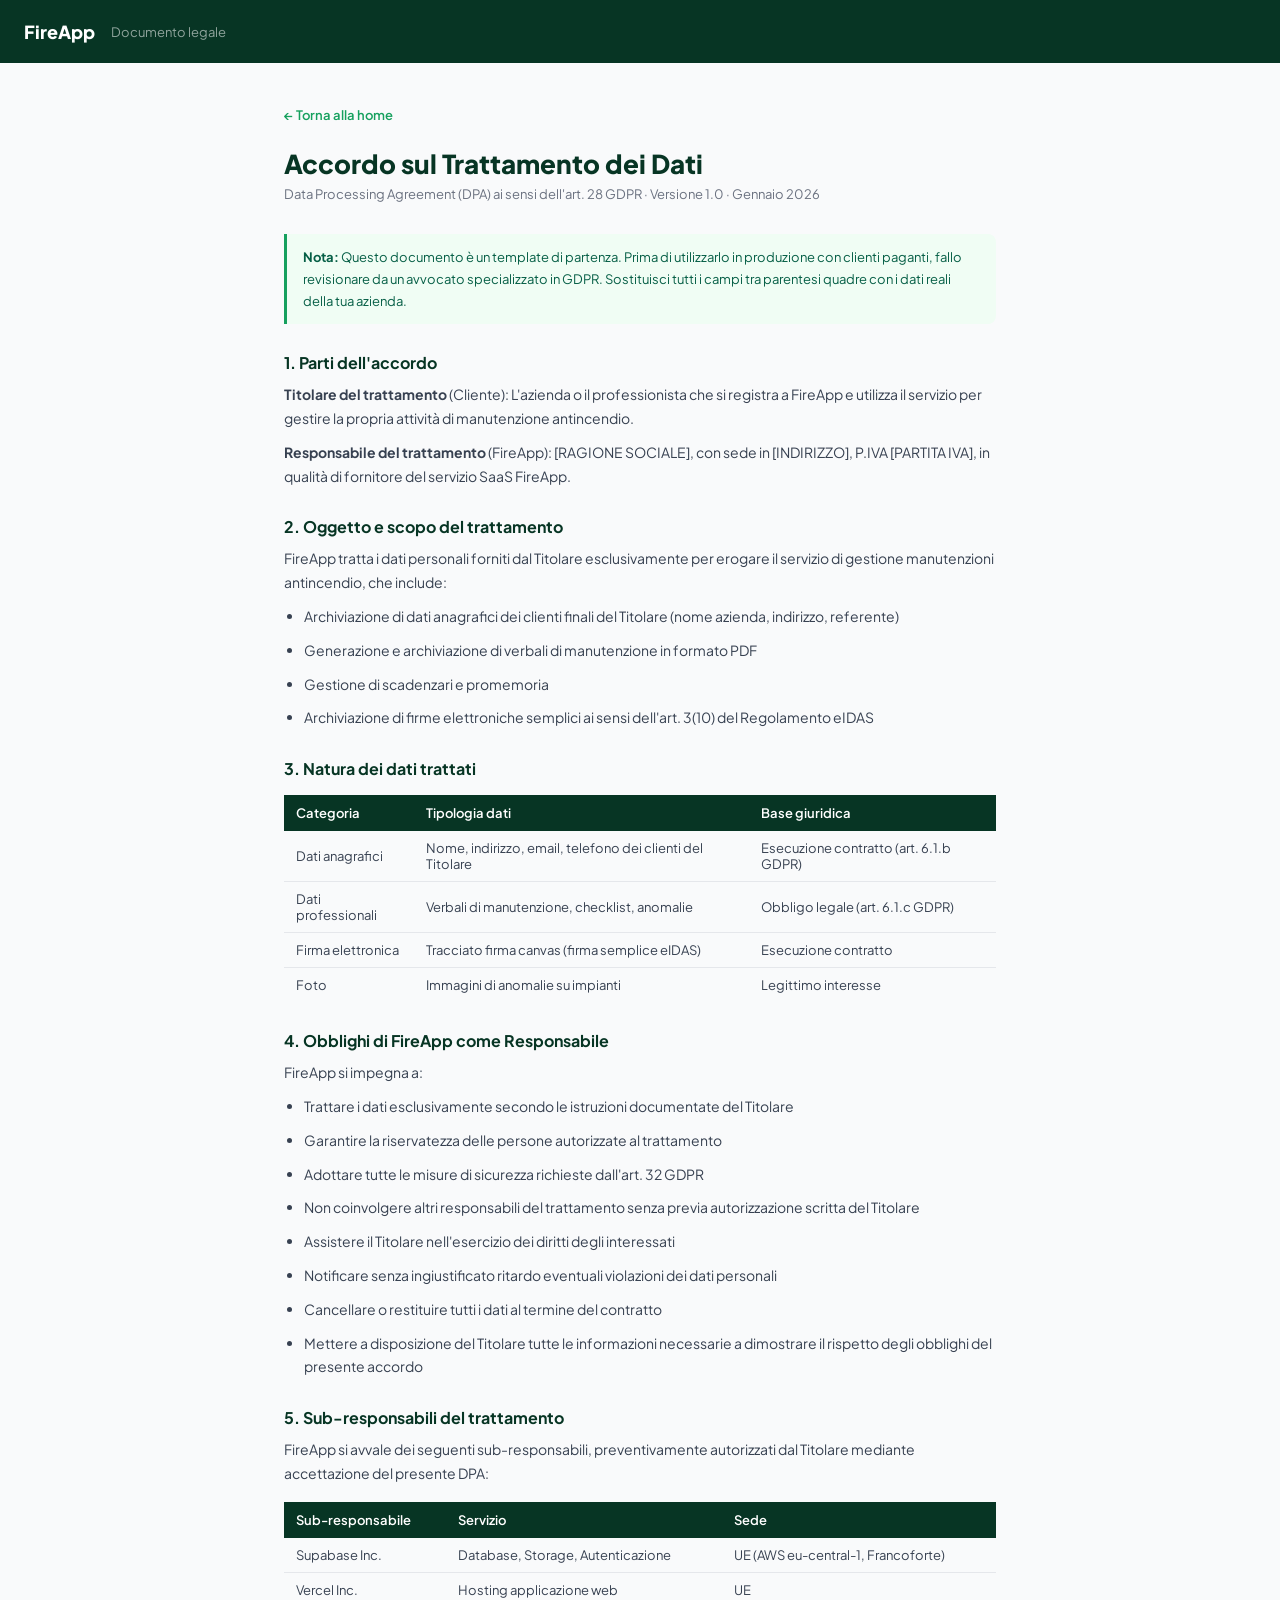
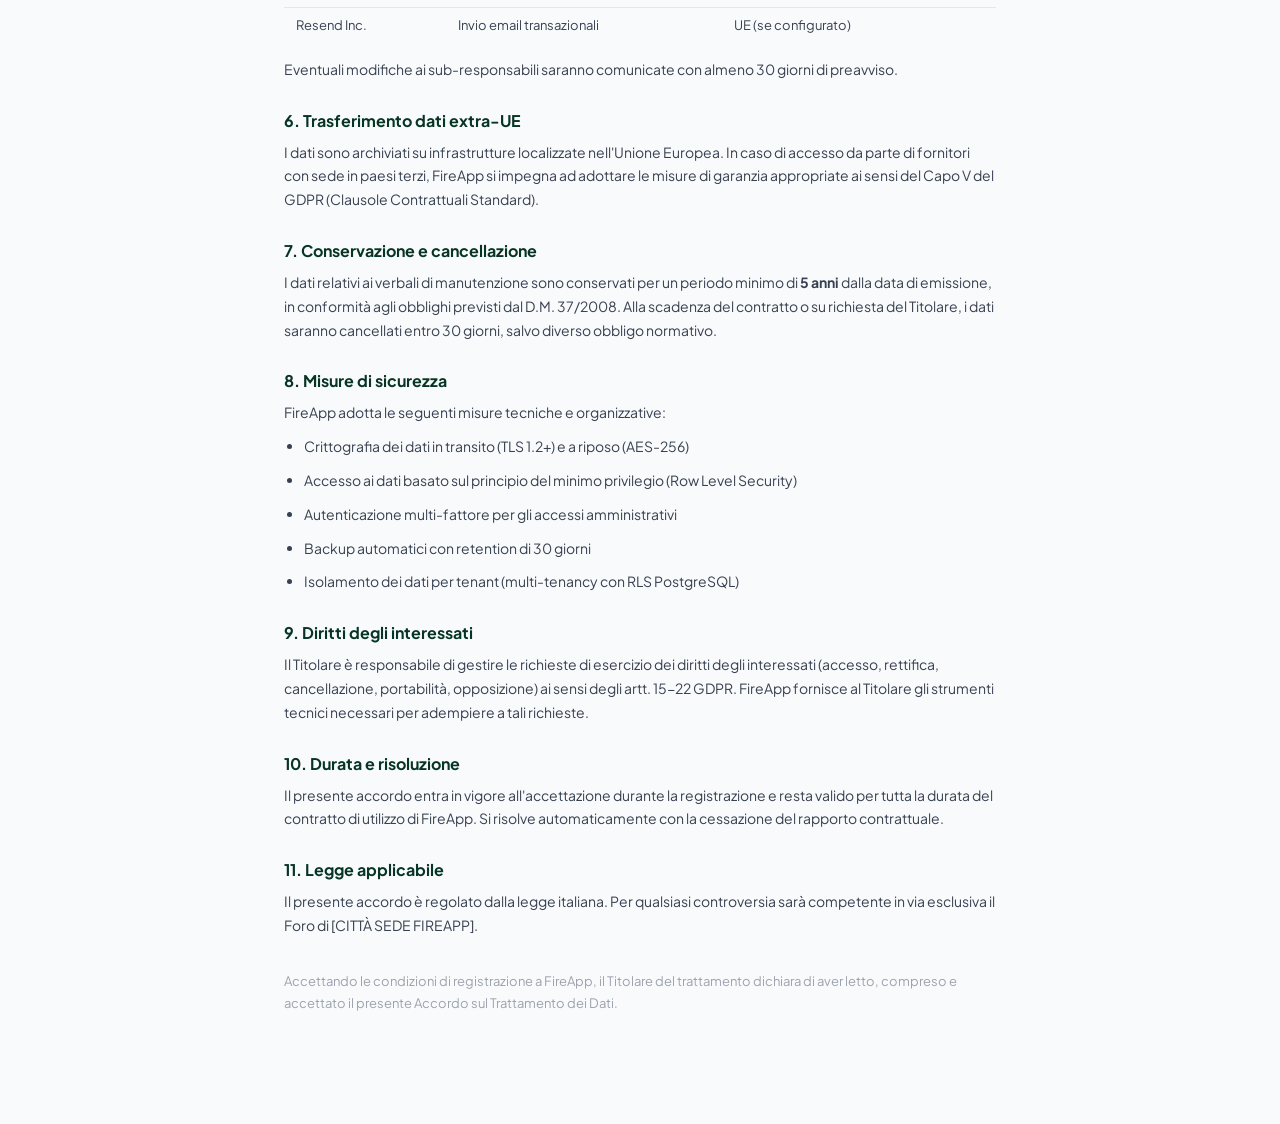
<file: dpa.html>
<!DOCTYPE html>
<html lang="it">
<head>
<meta charset="UTF-8">
<meta name="viewport" content="width=device-width, initial-scale=1.0">
<title>FireApp — Condizioni di Responsabile del Trattamento (DPA)</title>
<link href="https://fonts.googleapis.com/css2?family=Plus+Jakarta+Sans:wght@400;600;700&display=swap" rel="stylesheet">
<style>
*{box-sizing:border-box;margin:0;padding:0}
body{font-family:'Plus Jakarta Sans',system-ui,sans-serif;background:#f9fafb;color:#111827;-webkit-font-smoothing:antialiased}
.header{background:#073524;padding:20px 24px;display:flex;align-items:center;gap:12px}
.header-logo{font-size:18px;font-weight:800;color:white}
.header-sub{font-size:13px;color:rgba(255,255,255,.55);margin-left:4px}
.container{max-width:760px;margin:40px auto;padding:0 24px 60px}
.doc-title{font-size:26px;font-weight:800;color:#073524;margin-bottom:6px}
.doc-date{font-size:13px;color:#6b7280;margin-bottom:32px}
h2{font-size:16px;font-weight:700;color:#073524;margin:28px 0 10px}
p,li{font-size:14px;color:#374151;line-height:1.7;margin-bottom:10px}
ul,ol{padding-left:20px;margin-bottom:10px}
.highlight{background:#f0fdf4;border-left:3px solid #16a05e;padding:12px 16px;border-radius:0 8px 8px 0;margin:20px 0}
.highlight p{margin:0;font-size:13px;color:#065f46}
table{width:100%;border-collapse:collapse;margin:16px 0;font-size:13px}
th{background:#073524;color:white;padding:10px 12px;text-align:left;font-weight:600}
td{padding:9px 12px;border-bottom:1px solid #e5e7eb;color:#374151}
tr:last-child td{border-bottom:none}
.back{display:inline-flex;align-items:center;gap:6px;color:#16a05e;font-size:13px;font-weight:600;text-decoration:none;margin-bottom:24px}
</style>
</head>
<body>
<div class="header">
  <div class="header-logo">FireApp</div>
  <div class="header-sub">Documento legale</div>
</div>
<div class="container">
  <a href="/" class="back">← Torna alla home</a>
  <div class="doc-title">Accordo sul Trattamento dei Dati</div>
  <div class="doc-date">Data Processing Agreement (DPA) ai sensi dell'art. 28 GDPR · Versione 1.0 · Gennaio 2026</div>

  <div class="highlight">
    <p><strong>Nota:</strong> Questo documento è un template di partenza. Prima di utilizzarlo in produzione con clienti paganti, fallo revisionare da un avvocato specializzato in GDPR. Sostituisci tutti i campi tra parentesi quadre con i dati reali della tua azienda.</p>
  </div>

  <h2>1. Parti dell'accordo</h2>
  <p><strong>Titolare del trattamento</strong> (Cliente): L'azienda o il professionista che si registra a FireApp e utilizza il servizio per gestire la propria attività di manutenzione antincendio.</p>
  <p><strong>Responsabile del trattamento</strong> (FireApp): [RAGIONE SOCIALE], con sede in [INDIRIZZO], P.IVA [PARTITA IVA], in qualità di fornitore del servizio SaaS FireApp.</p>

  <h2>2. Oggetto e scopo del trattamento</h2>
  <p>FireApp tratta i dati personali forniti dal Titolare esclusivamente per erogare il servizio di gestione manutenzioni antincendio, che include:</p>
  <ul>
    <li>Archiviazione di dati anagrafici dei clienti finali del Titolare (nome azienda, indirizzo, referente)</li>
    <li>Generazione e archiviazione di verbali di manutenzione in formato PDF</li>
    <li>Gestione di scadenzari e promemoria</li>
    <li>Archiviazione di firme elettroniche semplici ai sensi dell'art. 3(10) del Regolamento eIDAS</li>
  </ul>

  <h2>3. Natura dei dati trattati</h2>
  <table>
    <tr><th>Categoria</th><th>Tipologia dati</th><th>Base giuridica</th></tr>
    <tr><td>Dati anagrafici</td><td>Nome, indirizzo, email, telefono dei clienti del Titolare</td><td>Esecuzione contratto (art. 6.1.b GDPR)</td></tr>
    <tr><td>Dati professionali</td><td>Verbali di manutenzione, checklist, anomalie</td><td>Obbligo legale (art. 6.1.c GDPR)</td></tr>
    <tr><td>Firma elettronica</td><td>Tracciato firma canvas (firma semplice eIDAS)</td><td>Esecuzione contratto</td></tr>
    <tr><td>Foto</td><td>Immagini di anomalie su impianti</td><td>Legittimo interesse</td></tr>
  </table>

  <h2>4. Obblighi di FireApp come Responsabile</h2>
  <p>FireApp si impegna a:</p>
  <ul>
    <li>Trattare i dati esclusivamente secondo le istruzioni documentate del Titolare</li>
    <li>Garantire la riservatezza delle persone autorizzate al trattamento</li>
    <li>Adottare tutte le misure di sicurezza richieste dall'art. 32 GDPR</li>
    <li>Non coinvolgere altri responsabili del trattamento senza previa autorizzazione scritta del Titolare</li>
    <li>Assistere il Titolare nell'esercizio dei diritti degli interessati</li>
    <li>Notificare senza ingiustificato ritardo eventuali violazioni dei dati personali</li>
    <li>Cancellare o restituire tutti i dati al termine del contratto</li>
    <li>Mettere a disposizione del Titolare tutte le informazioni necessarie a dimostrare il rispetto degli obblighi del presente accordo</li>
  </ul>

  <h2>5. Sub-responsabili del trattamento</h2>
  <p>FireApp si avvale dei seguenti sub-responsabili, preventivamente autorizzati dal Titolare mediante accettazione del presente DPA:</p>
  <table>
    <tr><th>Sub-responsabile</th><th>Servizio</th><th>Sede</th></tr>
    <tr><td>Supabase Inc.</td><td>Database, Storage, Autenticazione</td><td>UE (AWS eu-central-1, Francoforte)</td></tr>
    <tr><td>Vercel Inc.</td><td>Hosting applicazione web</td><td>UE</td></tr>
    <tr><td>Resend Inc.</td><td>Invio email transazionali</td><td>UE (se configurato)</td></tr>
  </table>
  <p>Eventuali modifiche ai sub-responsabili saranno comunicate con almeno 30 giorni di preavviso.</p>

  <h2>6. Trasferimento dati extra-UE</h2>
  <p>I dati sono archiviati su infrastrutture localizzate nell'Unione Europea. In caso di accesso da parte di fornitori con sede in paesi terzi, FireApp si impegna ad adottare le misure di garanzia appropriate ai sensi del Capo V del GDPR (Clausole Contrattuali Standard).</p>

  <h2>7. Conservazione e cancellazione</h2>
  <p>I dati relativi ai verbali di manutenzione sono conservati per un periodo minimo di <strong>5 anni</strong> dalla data di emissione, in conformità agli obblighi previsti dal D.M. 37/2008. Alla scadenza del contratto o su richiesta del Titolare, i dati saranno cancellati entro 30 giorni, salvo diverso obbligo normativo.</p>

  <h2>8. Misure di sicurezza</h2>
  <p>FireApp adotta le seguenti misure tecniche e organizzative:</p>
  <ul>
    <li>Crittografia dei dati in transito (TLS 1.2+) e a riposo (AES-256)</li>
    <li>Accesso ai dati basato sul principio del minimo privilegio (Row Level Security)</li>
    <li>Autenticazione multi-fattore per gli accessi amministrativi</li>
    <li>Backup automatici con retention di 30 giorni</li>
    <li>Isolamento dei dati per tenant (multi-tenancy con RLS PostgreSQL)</li>
  </ul>

  <h2>9. Diritti degli interessati</h2>
  <p>Il Titolare è responsabile di gestire le richieste di esercizio dei diritti degli interessati (accesso, rettifica, cancellazione, portabilità, opposizione) ai sensi degli artt. 15-22 GDPR. FireApp fornisce al Titolare gli strumenti tecnici necessari per adempiere a tali richieste.</p>

  <h2>10. Durata e risoluzione</h2>
  <p>Il presente accordo entra in vigore all'accettazione durante la registrazione e resta valido per tutta la durata del contratto di utilizzo di FireApp. Si risolve automaticamente con la cessazione del rapporto contrattuale.</p>

  <h2>11. Legge applicabile</h2>
  <p>Il presente accordo è regolato dalla legge italiana. Per qualsiasi controversia sarà competente in via esclusiva il Foro di [CITTÀ SEDE FIREAPP].</p>

  <p style="margin-top:32px;font-size:13px;color:#9ca3af">Accettando le condizioni di registrazione a FireApp, il Titolare del trattamento dichiara di aver letto, compreso e accettato il presente Accordo sul Trattamento dei Dati.</p>
</div>
</body>
</html>
</file>
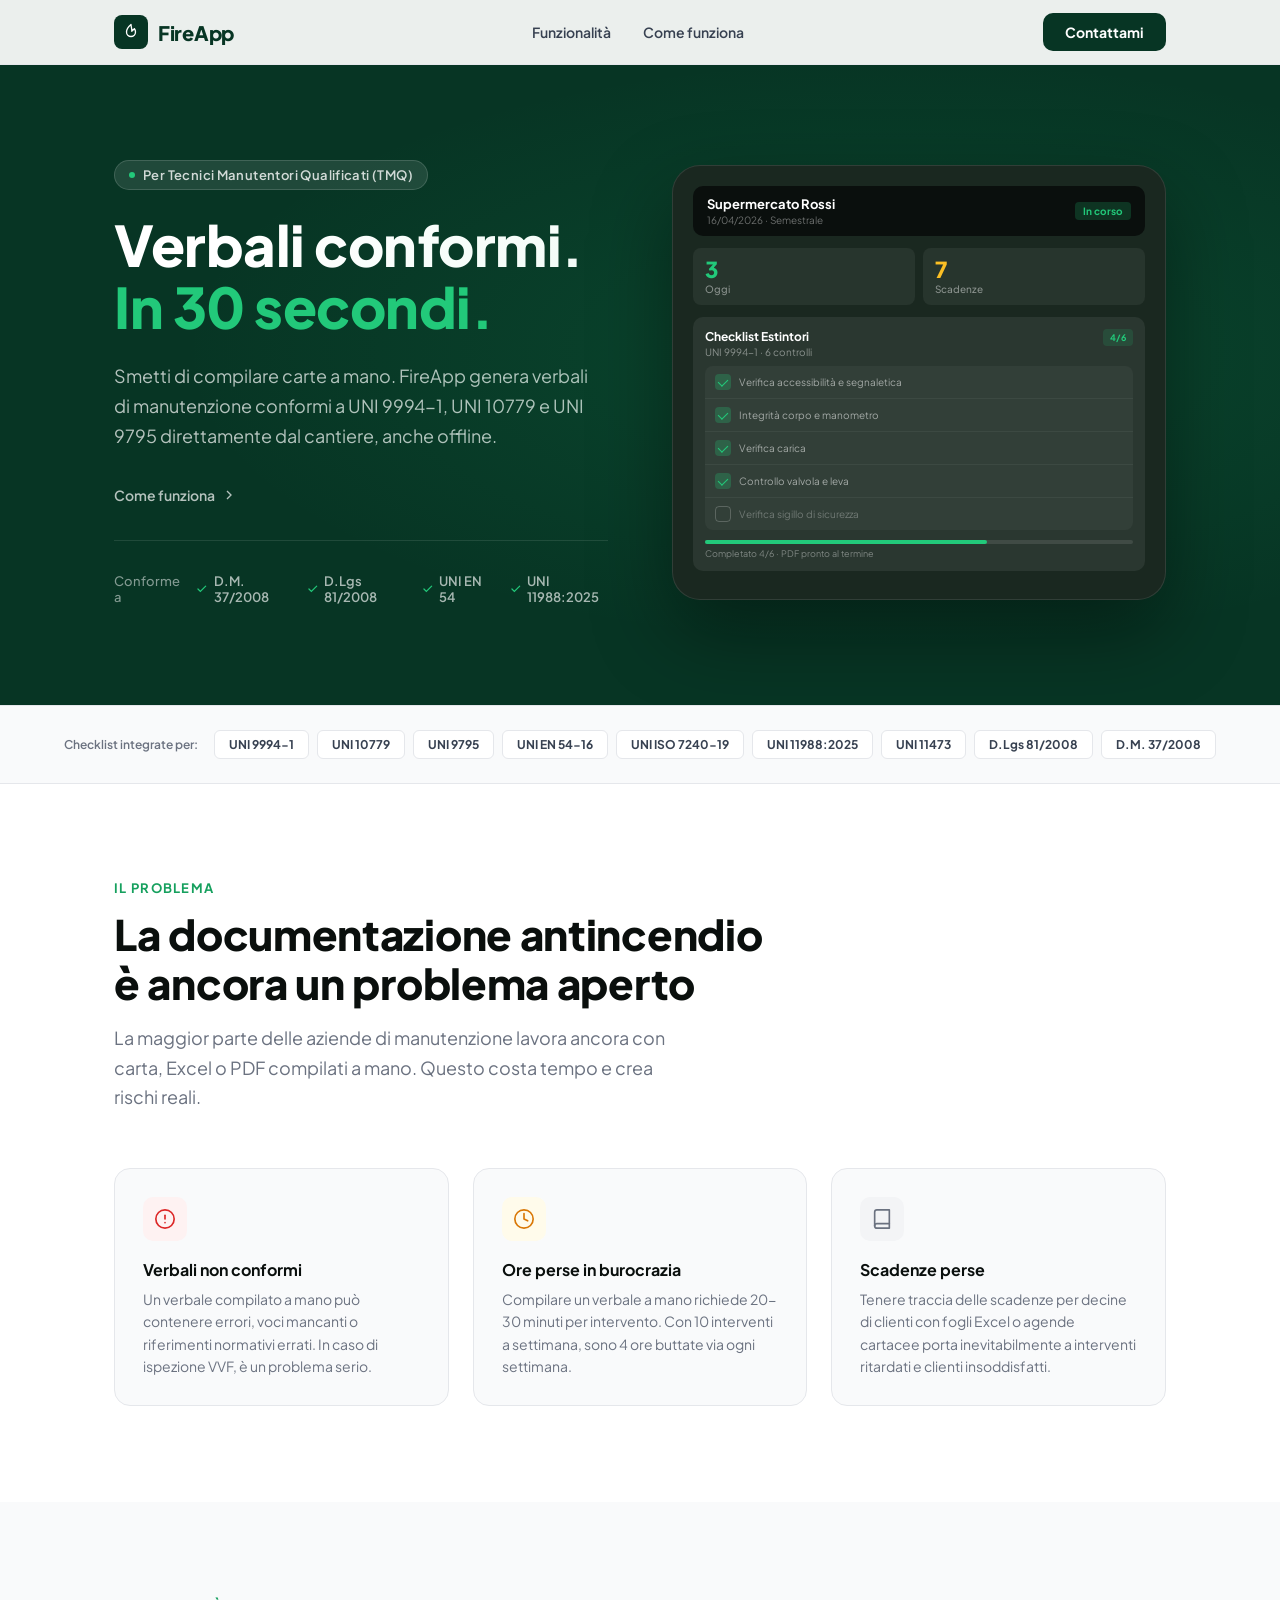
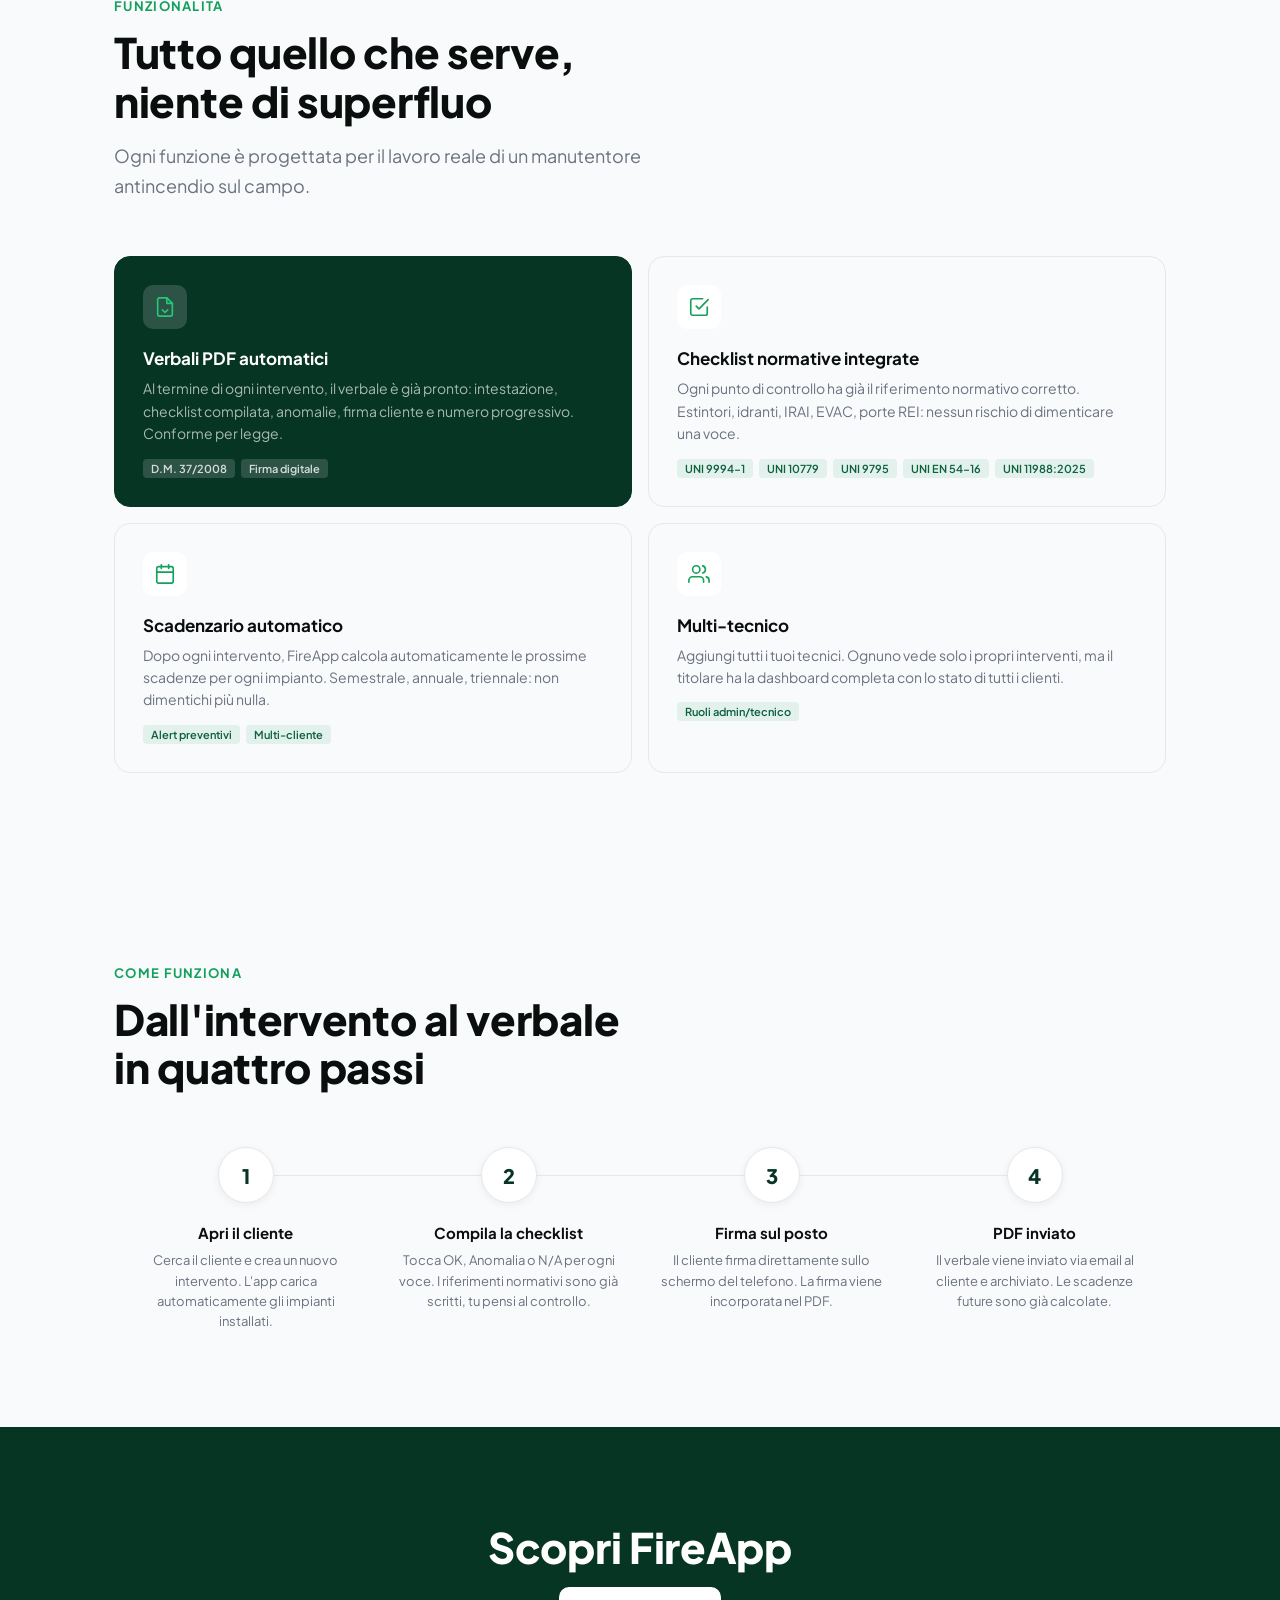
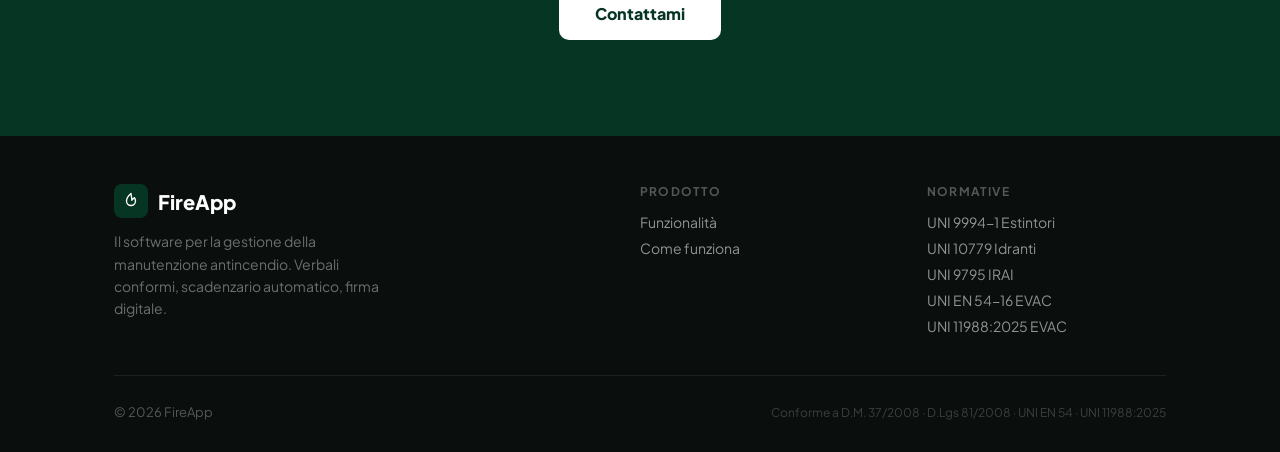
<file: landing-fireapp.html>
<!DOCTYPE html>
<html lang="it">
<head>
<meta charset="UTF-8">
<meta name="viewport" content="width=device-width, initial-scale=1.0">
<title>FireApp — Verbali antincendio conformi in 30 secondi</title>
<meta name="description" content="L'app per manutentori antincendio che genera verbali conformi a UNI 9994-1, UNI 10779 e UNI 9795 in automatico. Niente più carta, niente più errori.">
<link rel="preconnect" href="https://fonts.googleapis.com">
<link href="https://fonts.googleapis.com/css2?family=Plus+Jakarta+Sans:wght@400;500;600;700;800&display=swap" rel="stylesheet">
<style>
*{box-sizing:border-box;margin:0;padding:0}
:root{
  --green:#073524;
  --green-mid:#0d6040;
  --green-light:#16a05e;
  --green-bright:#22c97a;
  --amber:#d97706;
  --red:#dc2626;
  --ink:#0a0f0d;
  --ink-soft:#374151;
  --ink-muted:#6b7280;
  --border:#e5e7eb;
  --bg:#f9fafb;
  --white:#ffffff;
  --font:'Plus Jakarta Sans',system-ui,sans-serif;
  --radius:10px;
  --radius-lg:16px;
}
html{scroll-behavior:smooth}
body{font-family:var(--font);color:var(--ink);background:var(--white);-webkit-font-smoothing:antialiased}
a{color:inherit;text-decoration:none}
img{max-width:100%}

/* ── LAYOUT ── */
.container{max-width:1100px;margin:0 auto;padding:0 24px}
.section{padding:96px 0}
.section-sm{padding:64px 0}

/* ── NAV ── */
nav{position:fixed;top:0;left:0;right:0;z-index:100;background:rgba(255,255,255,.92);backdrop-filter:blur(12px);border-bottom:1px solid var(--border)}
.nav-inner{max-width:1100px;margin:0 auto;padding:0 24px;height:64px;display:flex;align-items:center;justify-content:space-between}
.nav-logo{display:flex;align-items:center;gap:10px;font-size:20px;font-weight:800;color:var(--green);letter-spacing:-.3px}
.nav-logo-mark{width:34px;height:34px;background:var(--green);border-radius:8px;display:flex;align-items:center;justify-content:center}
.nav-logo-mark svg{width:18px;height:18px;stroke:white;fill:none;stroke-width:1.8;stroke-linecap:round;stroke-linejoin:round}
.nav-links{display:flex;align-items:center;gap:32px}
.nav-links a{font-size:14px;font-weight:600;color:var(--ink-soft);transition:color .15s}
.nav-links a:hover{color:var(--green)}
.nav-cta{background:var(--green);color:white;padding:10px 22px;border-radius:var(--radius);font-size:14px;font-weight:700;transition:background .15s}
.nav-cta:hover{background:var(--green-mid)}

/* ── HERO ── */
.hero{padding:160px 0 100px;background:var(--green);position:relative;overflow:hidden}
.hero::before{content:'';position:absolute;inset:0;background:radial-gradient(ellipse 80% 60% at 70% 50%,rgba(34,201,122,.12) 0%,transparent 70%)}
.hero-grid{display:grid;grid-template-columns:1fr 1fr;gap:64px;align-items:center}
.hero-eyebrow{display:inline-flex;align-items:center;gap:8px;background:rgba(255,255,255,.1);border:1px solid rgba(255,255,255,.15);color:rgba(255,255,255,.8);font-size:13px;font-weight:600;padding:6px 14px;border-radius:99px;margin-bottom:24px;letter-spacing:.03em}
.hero-eyebrow span{width:6px;height:6px;border-radius:50%;background:var(--green-bright);display:inline-block}
h1{font-size:clamp(36px,4.5vw,56px);font-weight:800;color:white;line-height:1.1;letter-spacing:-.5px;margin-bottom:24px}
h1 em{color:var(--green-bright);font-style:normal}
.hero-desc{font-size:18px;color:rgba(255,255,255,.7);line-height:1.65;margin-bottom:36px;max-width:480px}
.hero-actions{display:flex;align-items:center;gap:14px;flex-wrap:wrap}
.btn-hero{background:var(--green-bright);color:var(--green);padding:16px 32px;border-radius:var(--radius);font-size:16px;font-weight:800;transition:all .15s;display:inline-block}
.btn-hero:hover{background:white;transform:translateY(-1px)}
.btn-ghost{color:rgba(255,255,255,.7);font-size:14px;font-weight:600;display:flex;align-items:center;gap:6px;transition:color .15s}
.btn-ghost:hover{color:white}
.btn-ghost svg{width:16px;height:16px;stroke:currentColor;fill:none;stroke-width:2}
.hero-trust{display:flex;align-items:center;gap:16px;margin-top:36px;padding-top:32px;border-top:1px solid rgba(255,255,255,.1)}
.hero-trust-text{font-size:13px;color:rgba(255,255,255,.5);font-weight:500}
.hero-trust-items{display:flex;gap:20px}
.trust-item{display:flex;align-items:center;gap:6px;font-size:13px;color:rgba(255,255,255,.65);font-weight:600}
.trust-item svg{width:14px;height:14px;stroke:var(--green-bright);fill:none;stroke-width:2.5;stroke-linecap:round}

/* Hero mockup */
.hero-mockup{position:relative}
.mockup-phone{background:#1a2820;border-radius:28px;padding:20px;border:1px solid rgba(255,255,255,.1);box-shadow:0 32px 80px rgba(0,0,0,.4)}
.mockup-bar{background:#0a0f0d;border-radius:10px;padding:10px 14px;display:flex;align-items:center;justify-content:space-between;margin-bottom:12px}
.mockup-bar-title{font-size:13px;font-weight:700;color:white}
.mockup-bar-badge{background:rgba(34,201,122,.2);color:var(--green-bright);font-size:10px;font-weight:700;padding:3px 8px;border-radius:4px}
.mockup-kpis{display:grid;grid-template-columns:1fr 1fr;gap:8px;margin-bottom:12px}
.m-kpi{background:rgba(255,255,255,.06);border-radius:8px;padding:10px 12px}
.m-kpi-val{font-size:22px;font-weight:800;color:white;line-height:1}
.m-kpi-val.ok{color:var(--green-bright)}
.m-kpi-val.warn{color:#fbbf24}
.m-kpi-label{font-size:10px;color:rgba(255,255,255,.45);margin-top:3px;font-weight:500}
.mockup-card{background:rgba(255,255,255,.07);border-radius:10px;padding:12px;margin-bottom:8px}
.m-card-head{display:flex;justify-content:space-between;align-items:flex-start;margin-bottom:8px}
.m-card-title{font-size:12px;font-weight:700;color:white}
.m-card-sub{font-size:10px;color:rgba(255,255,255,.45);margin-top:2px}
.m-badge{font-size:9px;font-weight:700;padding:3px 7px;border-radius:4px;background:rgba(251,191,36,.15);color:#fbbf24}
.m-badge-green{background:rgba(34,201,122,.15);color:var(--green-bright)}
.m-tags{display:flex;gap:4px;flex-wrap:wrap}
.m-tag{font-size:9px;padding:2px 6px;border-radius:3px;background:rgba(255,255,255,.08);color:rgba(255,255,255,.5);font-weight:600}
.m-progress{background:rgba(255,255,255,.1);border-radius:99px;height:4px;margin:8px 0 4px}
.m-progress-fill{height:4px;border-radius:99px;background:var(--green-bright)}
.m-progress-label{font-size:9px;color:rgba(255,255,255,.4)}
.mockup-cl{background:rgba(255,255,255,.04);border-radius:8px;overflow:hidden}
.m-cl-item{display:flex;align-items:center;gap:8px;padding:8px 10px;border-bottom:1px solid rgba(255,255,255,.05)}
.m-cl-item:last-child{border-bottom:none}
.m-cl-dot{width:16px;height:16px;border-radius:4px;display:flex;align-items:center;justify-content:center;flex-shrink:0}
.m-cl-dot.ok-d{background:rgba(34,201,122,.25)}
.m-cl-dot.ok-d::after{content:'';width:5px;height:8px;border:1.5px solid var(--green-bright);border-top:none;border-left:none;transform:rotate(45deg);display:block;margin-top:-2px}
.m-cl-dot.pend{border:1.5px solid rgba(255,255,255,.2)}
.m-cl-text{font-size:10px;color:rgba(255,255,255,.55);flex:1}

/* ── LOGOS / NORME ── */
.norme-bar{background:var(--bg);border-top:1px solid var(--border);border-bottom:1px solid var(--border);padding:24px 0}
.norme-inner{display:flex;align-items:center;justify-content:center;gap:8px;flex-wrap:wrap}
.norme-label{font-size:12px;font-weight:600;color:var(--ink-muted);margin-right:8px;white-space:nowrap}
.norm-pill{background:white;border:1px solid var(--border);border-radius:6px;padding:6px 14px;font-size:12px;font-weight:700;color:var(--ink-soft)}

/* ── PROBLEM ── */
.problem-grid{display:grid;grid-template-columns:1fr 1fr 1fr;gap:24px;margin-top:56px}
.problem-card{background:var(--bg);border:1px solid var(--border);border-radius:var(--radius-lg);padding:28px}
.problem-icon{width:44px;height:44px;border-radius:10px;display:flex;align-items:center;justify-content:center;margin-bottom:18px}
.problem-icon svg{width:22px;height:22px;stroke-width:1.8;stroke-linecap:round;stroke-linejoin:round;fill:none}
.icon-red{background:#fef2f2}
.icon-red svg{stroke:var(--red)}
.icon-amber{background:#fffbeb}
.icon-amber svg{stroke:var(--amber)}
.icon-gray{background:#f3f4f6}
.icon-gray svg{stroke:var(--ink-muted)}
.problem-title{font-size:16px;font-weight:700;color:var(--ink);margin-bottom:8px}
.problem-desc{font-size:14px;color:var(--ink-muted);line-height:1.6}

/* ── SECTION HEADER ── */
.section-label{font-size:13px;font-weight:700;color:var(--green-light);text-transform:uppercase;letter-spacing:.1em;margin-bottom:14px}
h2{font-size:clamp(28px,3.5vw,42px);font-weight:800;color:var(--ink);line-height:1.15;letter-spacing:-.3px;margin-bottom:16px}
.section-desc{font-size:18px;color:var(--ink-muted);line-height:1.65;max-width:560px}

/* ── FEATURES ── */
.features-grid{display:grid;grid-template-columns:1fr 1fr;gap:16px;margin-top:56px}
.feature-card{background:var(--bg);border:1px solid var(--border);border-radius:var(--radius-lg);padding:28px;transition:border-color .2s,box-shadow .2s}
.feature-card:hover{border-color:#a7f3d0;box-shadow:0 4px 24px rgba(22,160,94,.08)}
.feature-card.featured{background:var(--green);border-color:var(--green)}
.feature-icon{width:44px;height:44px;border-radius:10px;background:white;display:flex;align-items:center;justify-content:center;margin-bottom:18px}
.feature-card.featured .feature-icon{background:rgba(255,255,255,.15)}
.feature-icon svg{width:22px;height:22px;stroke:var(--green-light);fill:none;stroke-width:1.8;stroke-linecap:round;stroke-linejoin:round}
.feature-card.featured .feature-icon svg{stroke:var(--green-bright)}
.feature-title{font-size:17px;font-weight:700;color:var(--ink);margin-bottom:8px}
.feature-card.featured .feature-title{color:white}
.feature-desc{font-size:14px;color:var(--ink-muted);line-height:1.6}
.feature-card.featured .feature-desc{color:rgba(255,255,255,.65)}
.feature-norms{display:flex;gap:6px;flex-wrap:wrap;margin-top:14px}
.norm-tag{font-size:11px;font-weight:600;padding:3px 8px;border-radius:4px;background:rgba(22,160,94,.1);color:var(--green-mid)}
.feature-card.featured .norm-tag{background:rgba(255,255,255,.15);color:rgba(255,255,255,.8)}

/* ── HOW IT WORKS ── */
.how-bg{background:var(--bg)}
.steps{display:grid;grid-template-columns:1fr 1fr 1fr 1fr;gap:0;margin-top:56px;position:relative}
.steps::before{content:'';position:absolute;top:28px;left:10%;right:10%;height:1px;background:var(--border);z-index:0}
.step-item{text-align:center;padding:0 16px;position:relative;z-index:1}
.step-num{width:56px;height:56px;border-radius:50%;background:white;border:1px solid var(--border);display:flex;align-items:center;justify-content:center;margin:0 auto 20px;font-size:20px;font-weight:800;color:var(--green);box-shadow:0 2px 8px rgba(0,0,0,.06)}
.step-title{font-size:15px;font-weight:700;color:var(--ink);margin-bottom:8px}
.step-desc{font-size:13px;color:var(--ink-muted);line-height:1.55}

/* ── PRICING ── */
.pricing-grid{display:grid;grid-template-columns:1fr 1fr 1fr;gap:20px;margin-top:56px;align-items:start}
.price-card{background:white;border:1px solid var(--border);border-radius:var(--radius-lg);padding:28px;position:relative}
.price-card.popular{border:2px solid var(--green-light);box-shadow:0 8px 32px rgba(22,160,94,.15)}
.popular-badge{position:absolute;top:-13px;left:50%;transform:translateX(-50%);background:var(--green-light);color:white;font-size:12px;font-weight:700;padding:4px 16px;border-radius:99px;white-space:nowrap}
.price-plan{font-size:13px;font-weight:700;color:var(--ink-muted);text-transform:uppercase;letter-spacing:.08em;margin-bottom:8px}
.price-val{font-size:40px;font-weight:800;color:var(--ink);line-height:1;margin-bottom:4px}
.price-val sup{font-size:18px;vertical-align:top;margin-top:6px;display:inline-block}
.price-period{font-size:14px;color:var(--ink-muted);margin-bottom:4px}
.price-sub{font-size:12px;color:var(--ink-muted);margin-bottom:24px;padding-bottom:24px;border-bottom:1px solid var(--border)}
.price-features{list-style:none;display:flex;flex-direction:column;gap:10px;margin-bottom:28px}
.price-features li{display:flex;align-items:flex-start;gap:10px;font-size:14px;color:var(--ink-soft)}
.price-features li svg{width:16px;height:16px;stroke:var(--green-light);fill:none;stroke-width:2.5;stroke-linecap:round;flex-shrink:0;margin-top:2px}
.price-features li.dimmed{color:var(--ink-muted)}
.price-features li.dimmed svg{stroke:var(--border)}
.btn-price{display:block;text-align:center;padding:13px;border-radius:var(--radius);font-size:15px;font-weight:700;border:1.5px solid var(--border);color:var(--ink);transition:all .15s}
.btn-price:hover{border-color:var(--green-light);color:var(--green)}
.btn-price-primary{background:var(--green);color:white;border-color:var(--green)}
.btn-price-primary:hover{background:var(--green-mid);color:white}

/* ── TESTIMONIALS ── */
.testi-grid{display:grid;grid-template-columns:1fr 1fr 1fr;gap:20px;margin-top:48px}
.testi-card{background:white;border:1px solid var(--border);border-radius:var(--radius-lg);padding:24px}
.testi-stars{display:flex;gap:3px;margin-bottom:14px}
.testi-stars span{font-size:14px;color:#fbbf24}
.testi-text{font-size:15px;color:var(--ink-soft);line-height:1.65;margin-bottom:18px;font-style:italic}
.testi-author{display:flex;align-items:center;gap:10px}
.testi-avatar{width:36px;height:36px;border-radius:50%;background:var(--green);color:white;font-size:13px;font-weight:700;display:flex;align-items:center;justify-content:center;flex-shrink:0}
.testi-name{font-size:14px;font-weight:700;color:var(--ink)}
.testi-role{font-size:12px;color:var(--ink-muted)}

/* ── CTA FINALE ── */
.cta-section{background:var(--green);padding:96px 0;text-align:center}
.cta-section h2{color:white;margin-bottom:16px}
.cta-section p{color:rgba(255,255,255,.65);font-size:18px;margin-bottom:40px;max-width:480px;margin-left:auto;margin-right:auto}
.cta-actions{display:flex;justify-content:center;align-items:center;gap:16px;flex-wrap:wrap}
.btn-cta-white{background:white;color:var(--green);padding:16px 36px;border-radius:var(--radius);font-size:16px;font-weight:800;transition:all .15s}
.btn-cta-white:hover{background:var(--green-bright);transform:translateY(-1px)}
.cta-note{font-size:13px;color:rgba(255,255,255,.45);margin-top:20px}

/* ── FOOTER ── */
footer{background:var(--ink);padding:48px 0 32px}
.footer-inner{display:grid;grid-template-columns:2fr 1fr 1fr;gap:48px;margin-bottom:40px}
.footer-brand{font-size:20px;font-weight:800;color:white;margin-bottom:12px;display:flex;align-items:center;gap:10px}
.footer-desc{font-size:14px;color:rgba(255,255,255,.4);line-height:1.6;max-width:280px}
.footer-col-title{font-size:12px;font-weight:700;color:rgba(255,255,255,.3);text-transform:uppercase;letter-spacing:.1em;margin-bottom:14px}
.footer-links{display:flex;flex-direction:column;gap:8px}
.footer-links a{font-size:14px;color:rgba(255,255,255,.55);transition:color .15s}
.footer-links a:hover{color:white}
.footer-bottom{border-top:1px solid rgba(255,255,255,.08);padding-top:28px;display:flex;justify-content:space-between;align-items:center}
.footer-copy{font-size:13px;color:rgba(255,255,255,.3)}
.footer-norms{font-size:12px;color:rgba(255,255,255,.2)}

/* ── RESPONSIVE ── */
@media(max-width:900px){
  .hero-grid,.features-grid,.steps,.pricing-grid,.testi-grid,.footer-inner{grid-template-columns:1fr}
  .problem-grid{grid-template-columns:1fr 1fr}
  .steps::before{display:none}
  .nav-links{display:none}
  .section{padding:64px 0}
  h2{font-size:28px}
  h1{font-size:36px}
}
@media(max-width:580px){
  .problem-grid,.hero-trust-items{grid-template-columns:1fr;flex-direction:column}
  .pricing-grid{grid-template-columns:1fr}
  .hero-trust{flex-direction:column;align-items:flex-start;gap:12px}
}
</style>
</head>
<body>

<!-- NAV -->
<nav>
  <div class="nav-inner">
    <div class="nav-logo">
      <div class="nav-logo-mark">
        <svg viewBox="0 0 24 24"><path d="M12 2C8.5 5 6 8.5 6 12a6 6 0 0012 0c0-1.5-.5-3-1.5-4.5C15 9 14 10.5 13 11c.5-3-1-6.5-1-9z"/></svg>
      </div>
      FireApp
    </div>
    <div class="nav-links">
      <a href="#features">Funzionalità</a>
      <a href="#come-funziona">Come funziona</a>
    </div>
    <a href="mailto:matteo@vizzani.it" class="nav-cta">Contattami</a>
  </div>
</nav>

<!-- HERO -->
<section class="hero">
  <div class="container">
    <div class="hero-grid">
      <div>
        <div class="hero-eyebrow"><span></span>Per Tecnici Manutentori Qualificati (TMQ)</div>
        <h1>Verbali conformi.<br><em>In 30 secondi.</em></h1>
        <p class="hero-desc">Smetti di compilare carte a mano. FireApp genera verbali di manutenzione conformi a UNI 9994-1, UNI 10779 e UNI 9795 direttamente dal cantiere, anche offline.</p>
        <div class="hero-actions">
          <a href="#come-funziona" class="btn-ghost">
            Come funziona
            <svg viewBox="0 0 24 24"><polyline points="9 18 15 12 9 6"/></svg>
          </a>
        </div>
        <div class="hero-trust">
          <div class="hero-trust-text">Conforme a</div>
          <div class="hero-trust-items">
            <div class="trust-item"><svg viewBox="0 0 24 24"><polyline points="20 6 9 17 4 12"/></svg>D.M. 37/2008</div>
            <div class="trust-item"><svg viewBox="0 0 24 24"><polyline points="20 6 9 17 4 12"/></svg>D.Lgs 81/2008</div>
            <div class="trust-item"><svg viewBox="0 0 24 24"><polyline points="20 6 9 17 4 12"/></svg>UNI EN 54</div>
            <div class="trust-item"><svg viewBox="0 0 24 24"><polyline points="20 6 9 17 4 12"/></svg>UNI 11988:2025</div>
          </div>
        </div>
      </div>

      <!-- MOCKUP APP -->
      <div class="hero-mockup">
        <div class="mockup-phone">
          <div class="mockup-bar">
            <div>
              <div class="mockup-bar-title">Supermercato Rossi</div>
              <div style="font-size:10px;color:rgba(255,255,255,.4);margin-top:2px">16/04/2026 · Semestrale</div>
            </div>
            <div class="mockup-bar-badge">In corso</div>
          </div>
          <div class="mockup-kpis">
            <div class="m-kpi"><div class="m-kpi-val ok">3</div><div class="m-kpi-label">Oggi</div></div>
            <div class="m-kpi"><div class="m-kpi-val warn">7</div><div class="m-kpi-label">Scadenze</div></div>
          </div>
          <div class="mockup-card">
            <div class="m-card-head">
              <div>
                <div class="m-card-title">Checklist Estintori</div>
                <div class="m-card-sub">UNI 9994-1 · 6 controlli</div>
              </div>
              <div class="m-badge m-badge-green">4/6</div>
            </div>
            <div class="mockup-cl">
              <div class="m-cl-item"><div class="m-cl-dot ok-d"></div><div class="m-cl-text">Verifica accessibilità e segnaletica</div></div>
              <div class="m-cl-item"><div class="m-cl-dot ok-d"></div><div class="m-cl-text">Integrità corpo e manometro</div></div>
              <div class="m-cl-item"><div class="m-cl-dot ok-d"></div><div class="m-cl-text">Verifica carica</div></div>
              <div class="m-cl-item"><div class="m-cl-dot ok-d"></div><div class="m-cl-text">Controllo valvola e leva</div></div>
              <div class="m-cl-item"><div class="m-cl-dot pend"></div><div class="m-cl-text" style="color:rgba(255,255,255,.3)">Verifica sigillo di sicurezza</div></div>
            </div>
            <div class="m-progress" style="margin-top:10px"><div class="m-progress-fill" style="width:66%"></div></div>
            <div class="m-progress-label">Completato 4/6 · PDF pronto al termine</div>
          </div>
        </div>
      </div>
    </div>
  </div>
</section>

<!-- NORME BAR -->
<div class="norme-bar">
  <div class="norme-inner">
    <div class="norme-label">Checklist integrate per:</div>
    <div class="norm-pill">UNI 9994-1</div>
    <div class="norm-pill">UNI 10779</div>
    <div class="norm-pill">UNI 9795</div>
    <div class="norm-pill">UNI EN 54-16</div>
    <div class="norm-pill">UNI ISO 7240-19</div>
    <div class="norm-pill">UNI 11988:2025</div>
    <div class="norm-pill">UNI 11473</div>
    <div class="norm-pill">D.Lgs 81/2008</div>
    <div class="norm-pill">D.M. 37/2008</div>
  </div>
</div>

<!-- PROBLEMA -->
<section class="section">
  <div class="container">
    <div class="section-label">Il problema</div>
    <h2>La documentazione antincendio<br>è ancora un problema aperto</h2>
    <p class="section-desc">La maggior parte delle aziende di manutenzione lavora ancora con carta, Excel o PDF compilati a mano. Questo costa tempo e crea rischi reali.</p>
    <div class="problem-grid">
      <div class="problem-card">
        <div class="problem-icon icon-red">
          <svg viewBox="0 0 24 24"><circle cx="12" cy="12" r="10"/><line x1="12" y1="8" x2="12" y2="12"/><line x1="12" y1="16" x2="12.01" y2="16"/></svg>
        </div>
        <div class="problem-title">Verbali non conformi</div>
        <div class="problem-desc">Un verbale compilato a mano può contenere errori, voci mancanti o riferimenti normativi errati. In caso di ispezione VVF, è un problema serio.</div>
      </div>
      <div class="problem-card">
        <div class="problem-icon icon-amber">
          <svg viewBox="0 0 24 24"><circle cx="12" cy="12" r="10"/><polyline points="12 6 12 12 16 14"/></svg>
        </div>
        <div class="problem-title">Ore perse in burocrazia</div>
        <div class="problem-desc">Compilare un verbale a mano richiede 20-30 minuti per intervento. Con 10 interventi a settimana, sono 4 ore buttate via ogni settimana.</div>
      </div>
      <div class="problem-card">
        <div class="problem-icon icon-gray">
          <svg viewBox="0 0 24 24"><path d="M4 19.5A2.5 2.5 0 016.5 17H20"/><path d="M6.5 2H20v20H6.5A2.5 2.5 0 014 19.5v-15A2.5 2.5 0 016.5 2z"/></svg>
        </div>
        <div class="problem-title">Scadenze perse</div>
        <div class="problem-desc">Tenere traccia delle scadenze per decine di clienti con fogli Excel o agende cartacee porta inevitabilmente a interventi ritardati e clienti insoddisfatti.</div>
      </div>
    </div>
  </div>
</section>

<!-- FEATURES -->
<section class="section" id="features" style="background:var(--bg)">
  <div class="container">
    <div class="section-label">Funzionalità</div>
    <h2>Tutto quello che serve,<br>niente di superfluo</h2>
    <p class="section-desc">Ogni funzione è progettata per il lavoro reale di un manutentore antincendio sul campo.</p>
    <div class="features-grid">
      <div class="feature-card featured">
        <div class="feature-icon">
          <svg viewBox="0 0 24 24"><path d="M14 2H6a2 2 0 00-2 2v16a2 2 0 002 2h12a2 2 0 002-2V8z"/><polyline points="14 2 14 8 20 8"/><polyline points="9 15 12 18 15 15"/></svg>
        </div>
        <div class="feature-title">Verbali PDF automatici</div>
        <div class="feature-desc">Al termine di ogni intervento, il verbale è già pronto: intestazione, checklist compilata, anomalie, firma cliente e numero progressivo. Conforme per legge.</div>
        <div class="feature-norms">
          <span class="norm-tag">D.M. 37/2008</span>
          <span class="norm-tag">Firma digitale</span>
        </div>
      </div>
      <div class="feature-card">
        <div class="feature-icon">
          <svg viewBox="0 0 24 24"><polyline points="9 11 12 14 22 4"/><path d="M21 12v7a2 2 0 01-2 2H5a2 2 0 01-2-2V5a2 2 0 012-2h11"/></svg>
        </div>
        <div class="feature-title">Checklist normative integrate</div>
        <div class="feature-desc">Ogni punto di controllo ha già il riferimento normativo corretto. Estintori, idranti, IRAI, EVAC, porte REI: nessun rischio di dimenticare una voce.</div>
        <div class="feature-norms">
          <span class="norm-tag">UNI 9994-1</span>
          <span class="norm-tag">UNI 10779</span>
          <span class="norm-tag">UNI 9795</span>
          <span class="norm-tag">UNI EN 54-16</span>
          <span class="norm-tag">UNI 11988:2025</span>
        </div>
      </div>
      <div class="feature-card">
        <div class="feature-icon">
          <svg viewBox="0 0 24 24"><rect x="3" y="4" width="18" height="18" rx="2"/><line x1="16" y1="2" x2="16" y2="6"/><line x1="8" y1="2" x2="8" y2="6"/><line x1="3" y1="10" x2="21" y2="10"/></svg>
        </div>
        <div class="feature-title">Scadenzario automatico</div>
        <div class="feature-desc">Dopo ogni intervento, FireApp calcola automaticamente le prossime scadenze per ogni impianto. Semestrale, annuale, triennale: non dimentichi più nulla.</div>
        <div class="feature-norms">
          <span class="norm-tag">Alert preventivi</span>
          <span class="norm-tag">Multi-cliente</span>
        </div>
      </div>
      <div class="feature-card">
        <div class="feature-icon">
          <svg viewBox="0 0 24 24"><path d="M17 21v-2a4 4 0 00-4-4H5a4 4 0 00-4 4v2"/><circle cx="9" cy="7" r="4"/><path d="M23 21v-2a4 4 0 00-3-3.87M16 3.13a4 4 0 010 7.75"/></svg>
        </div>
        <div class="feature-title">Multi-tecnico</div>
        <div class="feature-desc">Aggiungi tutti i tuoi tecnici. Ognuno vede solo i propri interventi, ma il titolare ha la dashboard completa con lo stato di tutti i clienti.</div>
        <div class="feature-norms">
          <span class="norm-tag">Ruoli admin/tecnico</span>
        </div>
      </div>
    </div>
  </div>
</section>

<!-- COME FUNZIONA -->
<section class="section how-bg" id="come-funziona">
  <div class="container">
    <div class="section-label">Come funziona</div>
    <h2>Dall'intervento al verbale<br>in quattro passi</h2>
    <div class="steps">
      <div class="step-item">
        <div class="step-num">1</div>
        <div class="step-title">Apri il cliente</div>
        <div class="step-desc">Cerca il cliente e crea un nuovo intervento. L'app carica automaticamente gli impianti installati.</div>
      </div>
      <div class="step-item">
        <div class="step-num">2</div>
        <div class="step-title">Compila la checklist</div>
        <div class="step-desc">Tocca OK, Anomalia o N/A per ogni voce. I riferimenti normativi sono già scritti, tu pensi al controllo.</div>
      </div>
      <div class="step-item">
        <div class="step-num">3</div>
        <div class="step-title">Firma sul posto</div>
        <div class="step-desc">Il cliente firma direttamente sullo schermo del telefono. La firma viene incorporata nel PDF.</div>
      </div>
      <div class="step-item">
        <div class="step-num">4</div>
        <div class="step-title">PDF inviato</div>
        <div class="step-desc">Il verbale viene inviato via email al cliente e archiviato. Le scadenze future sono già calcolate.</div>
      </div>
    </div>
  </div>
</section>


<!-- CTA FINALE -->
<section class="cta-section">
  <div class="container">
    <h2>Scopri FireApp</h2>
    <div class="cta-actions">
      <a href="mailto:matteo@vizzani.it" class="btn-cta-white">Contattami</a>
    </div>

  </div>
</section>

<!-- FOOTER -->
<footer>
  <div class="container">
    <div class="footer-inner">
      <div>
        <div class="footer-brand">
          <div class="nav-logo-mark">
            <svg viewBox="0 0 24 24"><path d="M12 2C8.5 5 6 8.5 6 12a6 6 0 0012 0c0-1.5-.5-3-1.5-4.5C15 9 14 10.5 13 11c.5-3-1-6.5-1-9z" stroke="white" fill="none" stroke-width="1.8" stroke-linecap="round"/></svg>
          </div>
          FireApp
        </div>
        <p class="footer-desc">Il software per la gestione della manutenzione antincendio. Verbali conformi, scadenzario automatico, firma digitale.</p>
      </div>
      <div>
        <div class="footer-col-title">Prodotto</div>
        <div class="footer-links">
          <a href="#features">Funzionalità</a>
          <a href="#come-funziona">Come funziona</a>
        </div>
      </div>
      <div>
        <div class="footer-col-title">Normative</div>
        <div class="footer-links">
          <a href="#">UNI 9994-1 Estintori</a>
          <a href="#">UNI 10779 Idranti</a>
          <a href="#">UNI 9795 IRAI</a>
          <a href="#">UNI EN 54-16 EVAC</a>
          <a href="#">UNI 11988:2025 EVAC</a>
        </div>
      </div>
    </div>
    <div class="footer-bottom">
      <div class="footer-copy">© 2026 FireApp</div>
      <div class="footer-norms">Conforme a D.M. 37/2008 · D.Lgs 81/2008 · UNI EN 54 · UNI 11988:2025</div>
    </div>
  </div>
</footer>

</body>
</html>
</file>
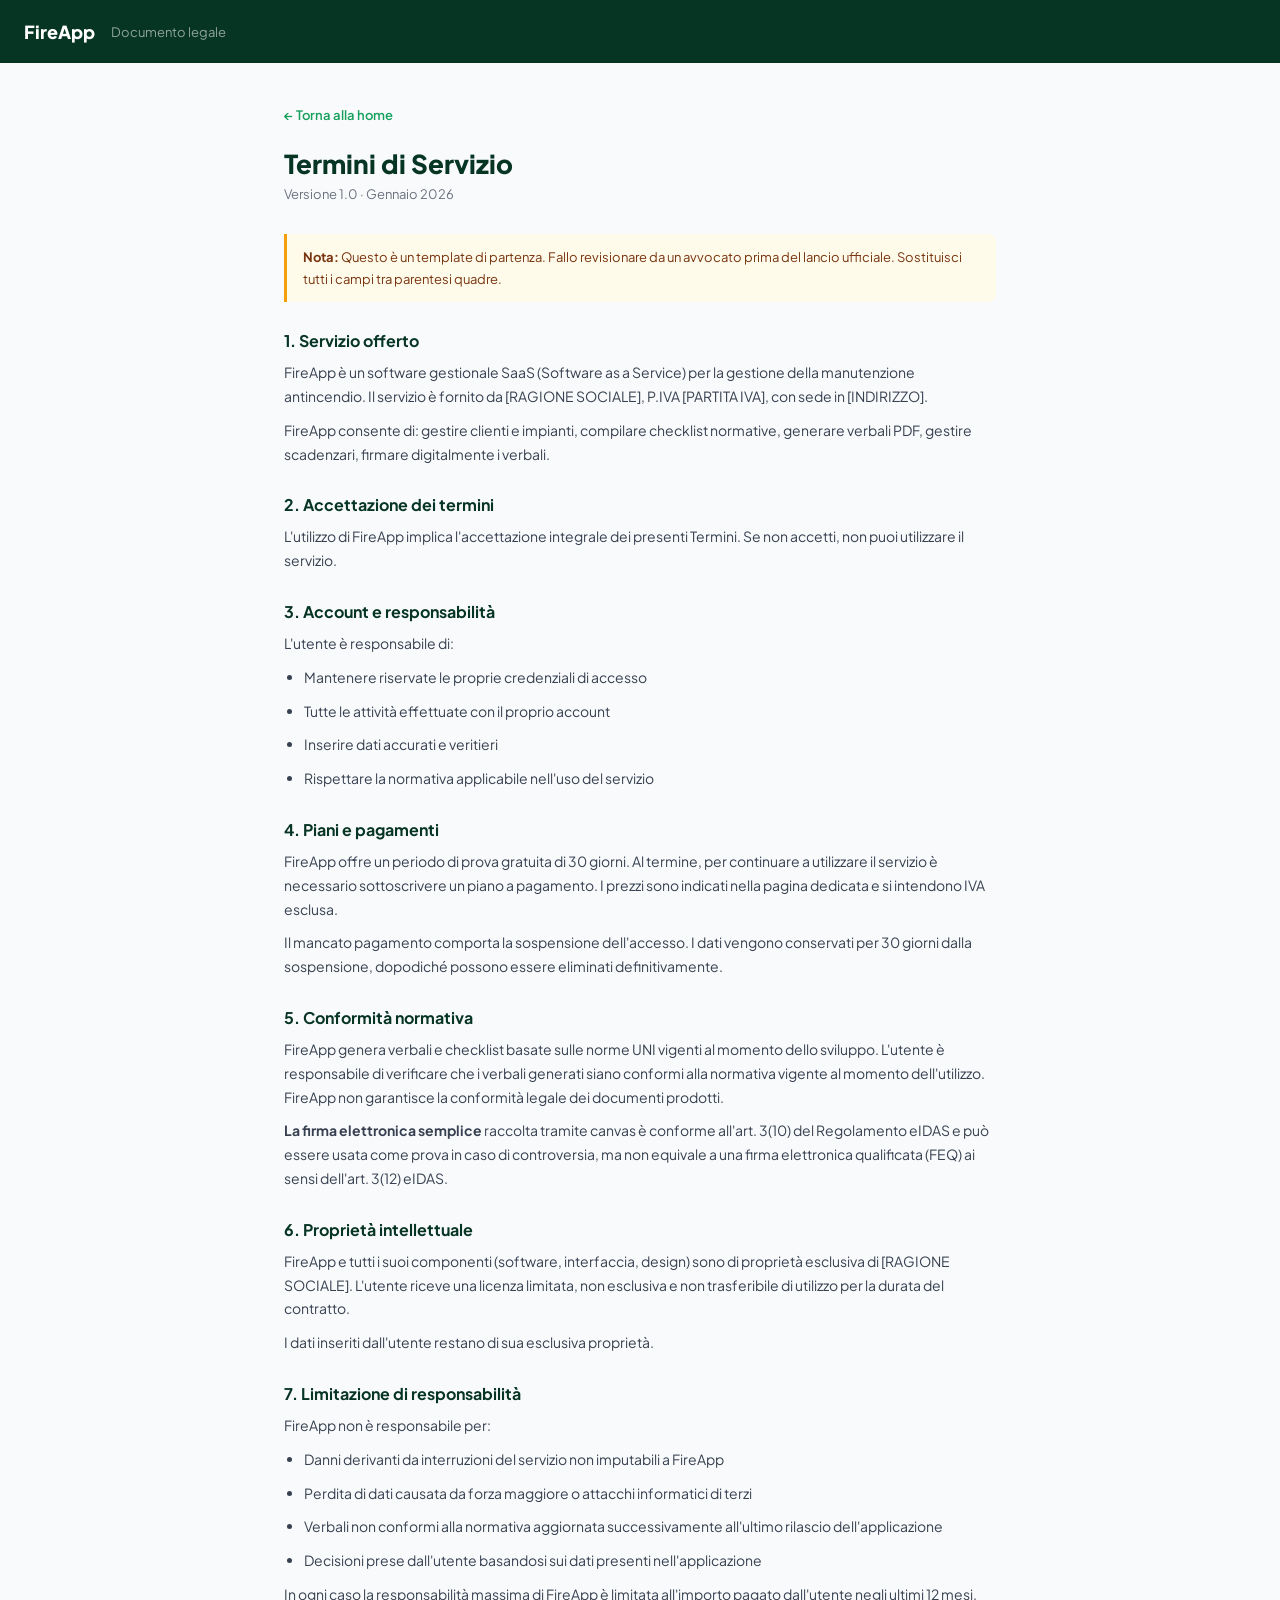
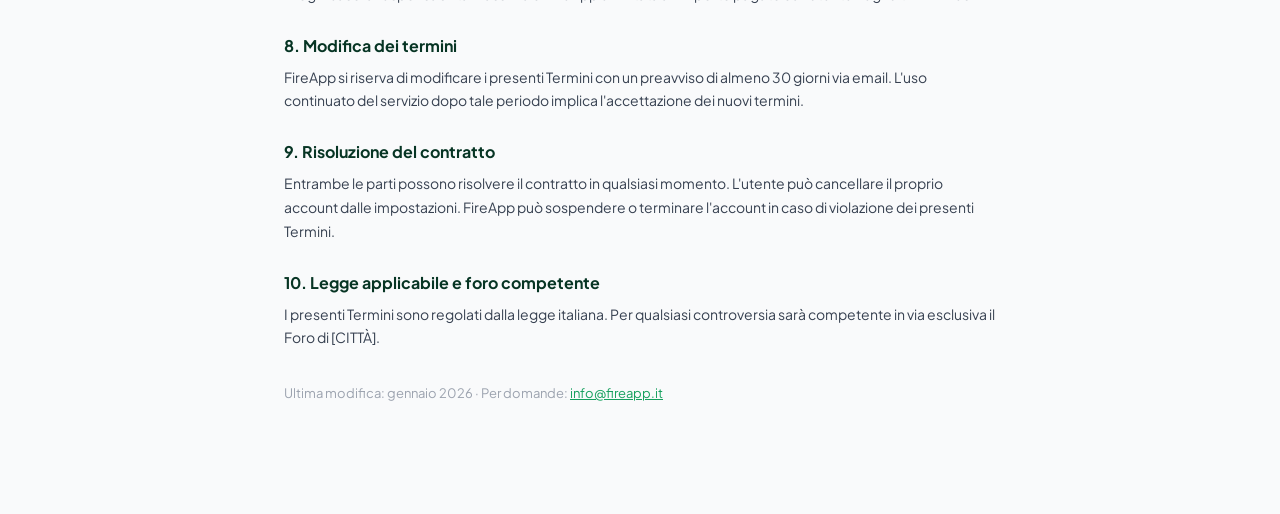
<file: termini.html>
<!DOCTYPE html>
<html lang="it">
<head>
<meta charset="UTF-8">
<meta name="viewport" content="width=device-width, initial-scale=1.0">
<title>FireApp — Termini di Servizio</title>
<link href="https://fonts.googleapis.com/css2?family=Plus+Jakarta+Sans:wght@400;600;700&display=swap" rel="stylesheet">
<style>
*{box-sizing:border-box;margin:0;padding:0}
body{font-family:'Plus Jakarta Sans',system-ui,sans-serif;background:#f9fafb;color:#111827;-webkit-font-smoothing:antialiased}
.header{background:#073524;padding:20px 24px;display:flex;align-items:center;gap:12px}
.header-logo{font-size:18px;font-weight:800;color:white}
.header-sub{font-size:13px;color:rgba(255,255,255,.55);margin-left:4px}
.container{max-width:760px;margin:40px auto;padding:0 24px 60px}
.doc-title{font-size:26px;font-weight:800;color:#073524;margin-bottom:6px}
.doc-date{font-size:13px;color:#6b7280;margin-bottom:32px}
h2{font-size:16px;font-weight:700;color:#073524;margin:28px 0 10px}
p,li{font-size:14px;color:#374151;line-height:1.7;margin-bottom:10px}
ul,ol{padding-left:20px;margin-bottom:10px}
.highlight{background:#fffbeb;border-left:3px solid #f59e0b;padding:12px 16px;border-radius:0 8px 8px 0;margin:20px 0}
.highlight p{margin:0;font-size:13px;color:#78350f}
.back{display:inline-flex;align-items:center;gap:6px;color:#16a05e;font-size:13px;font-weight:600;text-decoration:none;margin-bottom:24px}
</style>
</head>
<body>
<div class="header">
  <div class="header-logo">FireApp</div>
  <div class="header-sub">Documento legale</div>
</div>
<div class="container">
  <a href="/" class="back">← Torna alla home</a>
  <div class="doc-title">Termini di Servizio</div>
  <div class="doc-date">Versione 1.0 · Gennaio 2026</div>

  <div class="highlight">
    <p><strong>Nota:</strong> Questo è un template di partenza. Fallo revisionare da un avvocato prima del lancio ufficiale. Sostituisci tutti i campi tra parentesi quadre.</p>
  </div>

  <h2>1. Servizio offerto</h2>
  <p>FireApp è un software gestionale SaaS (Software as a Service) per la gestione della manutenzione antincendio. Il servizio è fornito da [RAGIONE SOCIALE], P.IVA [PARTITA IVA], con sede in [INDIRIZZO].</p>
  <p>FireApp consente di: gestire clienti e impianti, compilare checklist normative, generare verbali PDF, gestire scadenzari, firmare digitalmente i verbali.</p>

  <h2>2. Accettazione dei termini</h2>
  <p>L'utilizzo di FireApp implica l'accettazione integrale dei presenti Termini. Se non accetti, non puoi utilizzare il servizio.</p>

  <h2>3. Account e responsabilità</h2>
  <p>L'utente è responsabile di:</p>
  <ul>
    <li>Mantenere riservate le proprie credenziali di accesso</li>
    <li>Tutte le attività effettuate con il proprio account</li>
    <li>Inserire dati accurati e veritieri</li>
    <li>Rispettare la normativa applicabile nell'uso del servizio</li>
  </ul>

  <h2>4. Piani e pagamenti</h2>
  <p>FireApp offre un periodo di prova gratuita di 30 giorni. Al termine, per continuare a utilizzare il servizio è necessario sottoscrivere un piano a pagamento. I prezzi sono indicati nella pagina dedicata e si intendono IVA esclusa.</p>
  <p>Il mancato pagamento comporta la sospensione dell'accesso. I dati vengono conservati per 30 giorni dalla sospensione, dopodiché possono essere eliminati definitivamente.</p>

  <h2>5. Conformità normativa</h2>
  <p>FireApp genera verbali e checklist basate sulle norme UNI vigenti al momento dello sviluppo. L'utente è responsabile di verificare che i verbali generati siano conformi alla normativa vigente al momento dell'utilizzo. FireApp non garantisce la conformità legale dei documenti prodotti.</p>
  <p><strong>La firma elettronica semplice</strong> raccolta tramite canvas è conforme all'art. 3(10) del Regolamento eIDAS e può essere usata come prova in caso di controversia, ma non equivale a una firma elettronica qualificata (FEQ) ai sensi dell'art. 3(12) eIDAS.</p>

  <h2>6. Proprietà intellettuale</h2>
  <p>FireApp e tutti i suoi componenti (software, interfaccia, design) sono di proprietà esclusiva di [RAGIONE SOCIALE]. L'utente riceve una licenza limitata, non esclusiva e non trasferibile di utilizzo per la durata del contratto.</p>
  <p>I dati inseriti dall'utente restano di sua esclusiva proprietà.</p>

  <h2>7. Limitazione di responsabilità</h2>
  <p>FireApp non è responsabile per:</p>
  <ul>
    <li>Danni derivanti da interruzioni del servizio non imputabili a FireApp</li>
    <li>Perdita di dati causata da forza maggiore o attacchi informatici di terzi</li>
    <li>Verbali non conformi alla normativa aggiornata successivamente all'ultimo rilascio dell'applicazione</li>
    <li>Decisioni prese dall'utente basandosi sui dati presenti nell'applicazione</li>
  </ul>
  <p>In ogni caso la responsabilità massima di FireApp è limitata all'importo pagato dall'utente negli ultimi 12 mesi.</p>

  <h2>8. Modifica dei termini</h2>
  <p>FireApp si riserva di modificare i presenti Termini con un preavviso di almeno 30 giorni via email. L'uso continuato del servizio dopo tale periodo implica l'accettazione dei nuovi termini.</p>

  <h2>9. Risoluzione del contratto</h2>
  <p>Entrambe le parti possono risolvere il contratto in qualsiasi momento. L'utente può cancellare il proprio account dalle impostazioni. FireApp può sospendere o terminare l'account in caso di violazione dei presenti Termini.</p>

  <h2>10. Legge applicabile e foro competente</h2>
  <p>I presenti Termini sono regolati dalla legge italiana. Per qualsiasi controversia sarà competente in via esclusiva il Foro di [CITTÀ].</p>

  <p style="margin-top:32px;font-size:13px;color:#9ca3af">Ultima modifica: gennaio 2026 · Per domande: <a href="mailto:info@fireapp.it" style="color:#16a05e">info@fireapp.it</a></p>
</div>
</body>
</html>
</file>
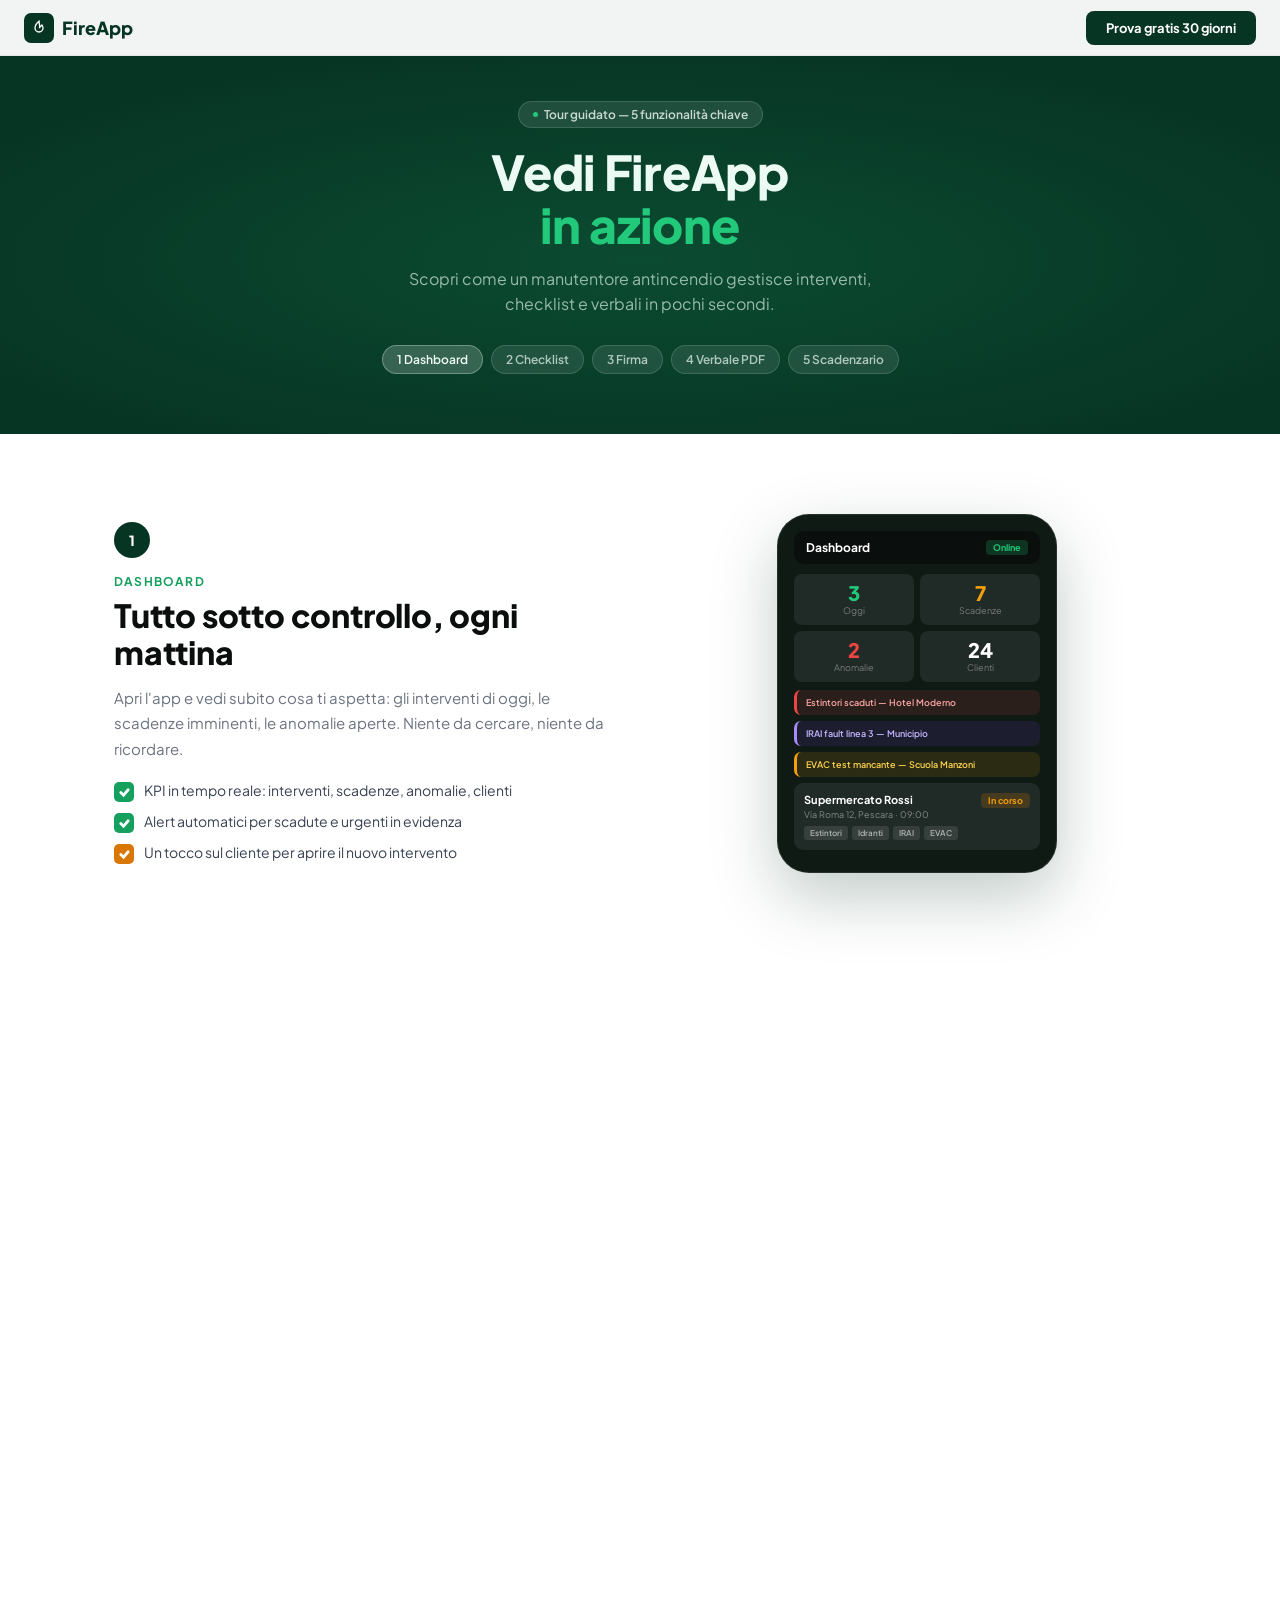
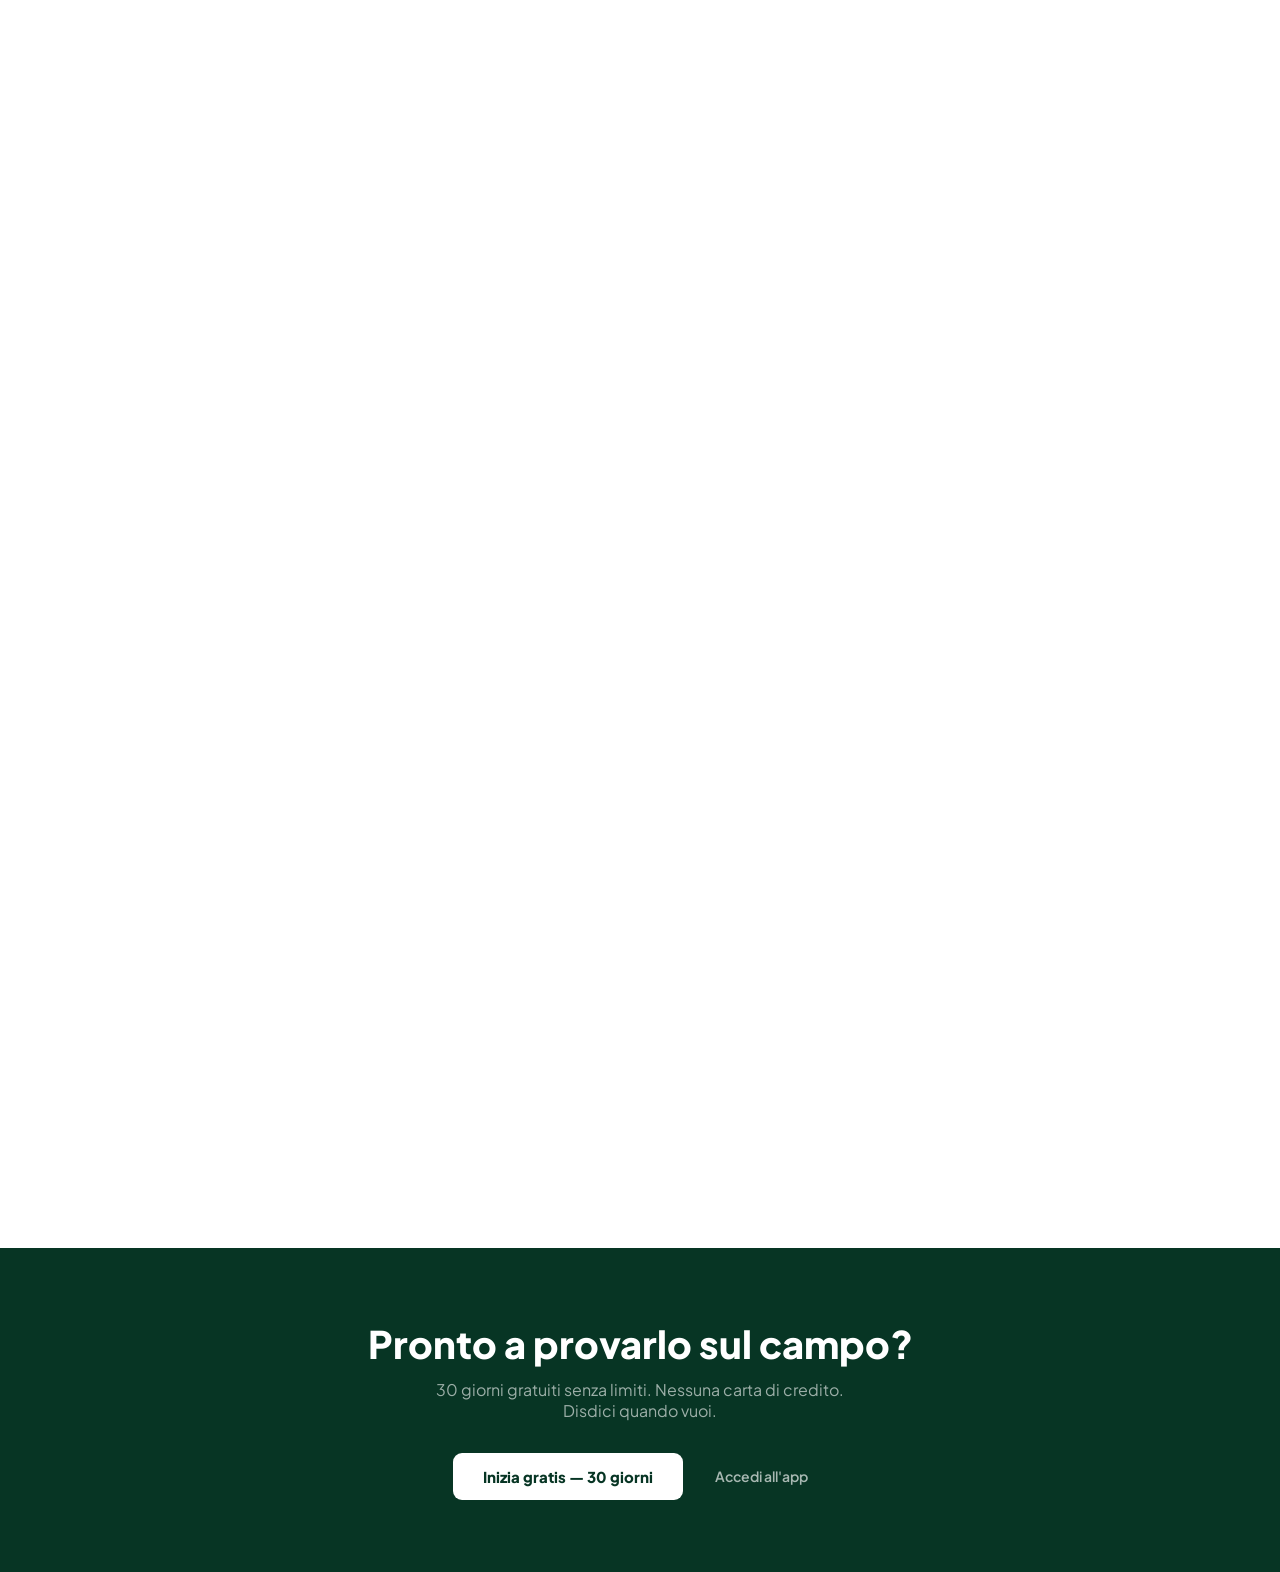
<file: tour.html>
<!DOCTYPE html>
<html lang="it">
<head>
<meta charset="UTF-8">
<meta name="viewport" content="width=device-width, initial-scale=1.0">
<title>FireApp — Tour guidato</title>
<link href="https://fonts.googleapis.com/css2?family=Plus+Jakarta+Sans:wght@400;500;600;700;800&display=swap" rel="stylesheet">
<style>
*{box-sizing:border-box;margin:0;padding:0}
:root{
  --green:#073524;--green-mid:#0d6040;--green-light:#16a05e;--green-bright:#22c97a;
  --amber:#d97706;--red:#dc2626;--purple:#7c3aed;
  --ink:#0a0f0d;--ink-soft:#374151;--ink-muted:#6b7280;
  --border:#e5e7eb;--bg:#f9fafb;--white:#ffffff;
  --font:'Plus Jakarta Sans',system-ui,sans-serif;
}
html{scroll-behavior:smooth}
body{font-family:var(--font);background:var(--white);color:var(--ink);-webkit-font-smoothing:antialiased;overflow-x:hidden}

/* NAV */
.topnav{position:fixed;top:0;left:0;right:0;z-index:100;background:rgba(255,255,255,.95);backdrop-filter:blur(10px);border-bottom:1px solid var(--border);height:56px;display:flex;align-items:center;justify-content:space-between;padding:0 24px}
.logo{display:flex;align-items:center;gap:8px;font-size:18px;font-weight:800;color:var(--green)}
.logo-mark{width:30px;height:30px;background:var(--green);border-radius:7px;display:flex;align-items:center;justify-content:center}
.logo-mark svg{width:16px;height:16px;stroke:white;fill:none;stroke-width:2;stroke-linecap:round}
.nav-btn{background:var(--green);color:white;padding:9px 20px;border-radius:8px;font-size:13px;font-weight:700;text-decoration:none;transition:background .15s}
.nav-btn:hover{background:var(--green-mid)}

/* HERO TOUR */
.hero{padding:100px 24px 60px;text-align:center;background:var(--green);position:relative;overflow:hidden}
.hero::before{content:'';position:absolute;inset:0;background:radial-gradient(ellipse 60% 50% at 50% 60%,rgba(34,201,122,.15),transparent)}
.hero-eyebrow{display:inline-flex;align-items:center;gap:6px;background:rgba(255,255,255,.1);border:1px solid rgba(255,255,255,.15);color:rgba(255,255,255,.8);font-size:12px;font-weight:600;padding:5px 14px;border-radius:99px;margin-bottom:18px}
.hero-eyebrow span{width:5px;height:5px;border-radius:50%;background:var(--green-bright);display:inline-block}
.hero h1{font-size:clamp(28px,5vw,48px);font-weight:800;color:white;line-height:1.1;letter-spacing:-.3px;margin-bottom:14px}
.hero h1 em{color:var(--green-bright);font-style:normal}
.hero p{font-size:16px;color:rgba(255,255,255,.65);max-width:480px;margin:0 auto 28px;line-height:1.6}
.hero-steps{display:flex;justify-content:center;gap:8px;flex-wrap:wrap}
.step-pill{background:rgba(255,255,255,.1);border:1px solid rgba(255,255,255,.15);color:rgba(255,255,255,.7);font-size:12px;font-weight:600;padding:6px 14px;border-radius:99px;cursor:pointer;transition:all .2s}
.step-pill.active,.step-pill:hover{background:rgba(255,255,255,.2);color:white;border-color:rgba(255,255,255,.3)}

/* TOUR CONTENT */
.tour-section{padding:64px 24px;max-width:1100px;margin:0 auto}
.tour-step{display:grid;grid-template-columns:1fr 1fr;gap:56px;align-items:center;margin-bottom:96px;opacity:0;transform:translateY(32px);transition:opacity .6s ease,transform .6s ease}
.tour-step.visible{opacity:1;transform:translateY(0)}
.tour-step.reverse{direction:rtl}
.tour-step.reverse>*{direction:ltr}
.step-num{display:inline-flex;align-items:center;justify-content:center;width:36px;height:36px;border-radius:50%;background:var(--green);color:white;font-size:14px;font-weight:800;margin-bottom:16px}
.step-label{font-size:12px;font-weight:700;color:var(--green-light);text-transform:uppercase;letter-spacing:.1em;margin-bottom:8px}
.step-title{font-size:clamp(22px,3vw,32px);font-weight:800;color:var(--ink);line-height:1.15;letter-spacing:-.2px;margin-bottom:14px}
.step-desc{font-size:15px;color:var(--ink-muted);line-height:1.7;margin-bottom:20px}
.step-points{display:flex;flex-direction:column;gap:10px}
.point{display:flex;align-items:flex-start;gap:10px;font-size:14px;color:var(--ink-soft)}
.point-icon{width:20px;height:20px;border-radius:5px;display:flex;align-items:center;justify-content:center;flex-shrink:0;margin-top:1px}
.point-icon svg{width:11px;height:11px;stroke:white;fill:none;stroke-width:3;stroke-linecap:round}
.pi-green{background:var(--green-light)}
.pi-amber{background:var(--amber)}
.pi-purple{background:var(--purple)}

/* PHONE MOCKUP */
.phone-wrap{display:flex;justify-content:center;align-items:center;padding:16px}
.phone{width:280px;background:#0f1a15;border-radius:32px;padding:16px;border:1px solid rgba(255,255,255,.1);box-shadow:0 24px 64px rgba(7,53,36,.25)}
.phone-bar{background:#0a0f0d;border-radius:10px;padding:9px 12px;display:flex;align-items:center;justify-content:space-between;margin-bottom:10px}
.phone-title{font-size:12px;font-weight:700;color:white}
.phone-badge{font-size:9px;font-weight:700;padding:2px 7px;border-radius:4px}
.pb-green{background:rgba(34,201,122,.2);color:#22c97a}
.pb-amber{background:rgba(217,119,6,.2);color:#f59e0b}
.pb-blue{background:rgba(37,99,235,.2);color:#60a5fa}
.pb-purple{background:rgba(124,58,237,.2);color:#a78bfa}

/* Dashboard mockup */
.m-kpis{display:grid;grid-template-columns:1fr 1fr;gap:6px;margin-bottom:8px}
.m-kpi{background:rgba(255,255,255,.07);border-radius:8px;padding:9px 10px;text-align:center}
.m-kpi-val{font-size:20px;font-weight:800;line-height:1}
.m-kpi-label{font-size:9px;color:rgba(255,255,255,.4);margin-top:2px}
.v-ok{color:#22c97a}.v-warn{color:#f59e0b}.v-red{color:#ef4444}
.m-alert{border-radius:7px;padding:7px 9px;margin-bottom:6px;font-size:9px;font-weight:600;border-left:3px solid}
.al-red{background:rgba(239,68,68,.12);border-color:#ef4444;color:#fca5a5}
.al-amber{background:rgba(245,158,11,.12);border-color:#f59e0b;color:#fcd34d}
.al-purple{background:rgba(124,58,237,.12);border-color:#a78bfa;color:#c4b5fd}
.m-card{background:rgba(255,255,255,.07);border-radius:9px;padding:10px;margin-bottom:6px}
.m-card-title{font-size:11px;font-weight:700;color:white;margin-bottom:3px}
.m-card-sub{font-size:9px;color:rgba(255,255,255,.45)}
.m-tags{display:flex;gap:4px;flex-wrap:wrap;margin-top:6px}
.m-tag{font-size:8px;padding:2px 6px;border-radius:3px;background:rgba(255,255,255,.1);color:rgba(255,255,255,.6);font-weight:600}

/* Checklist mockup */
.m-tabs{display:flex;gap:0;border-bottom:1px solid rgba(255,255,255,.1);margin-bottom:8px}
.m-tab{font-size:9px;font-weight:700;padding:5px 9px;color:rgba(255,255,255,.4);border-bottom:2px solid transparent}
.m-tab.on{color:#22c97a;border-bottom-color:#22c97a}
.m-cl{background:rgba(255,255,255,.05);border-radius:7px;overflow:hidden}
.m-cl-row{display:flex;align-items:center;gap:7px;padding:7px 9px;border-bottom:1px solid rgba(255,255,255,.06)}
.m-cl-row:last-child{border-bottom:none}
.m-chk{width:14px;height:14px;border-radius:3px;flex-shrink:0;display:flex;align-items:center;justify-content:center}
.chk-ok{background:#16a05e}
.chk-ok::after{content:'';display:block;width:4px;height:6px;border:1.5px solid white;border-top:none;border-left:none;transform:rotate(45deg);margin-top:-1px}
.chk-an{background:#dc2626}
.chk-an::after{content:'!';font-size:8px;color:white;font-weight:700}
.chk-pend{border:1.5px solid rgba(255,255,255,.2)}
.m-cl-text{font-size:9px;color:rgba(255,255,255,.6);flex:1;line-height:1.3}
.m-cl-norm{font-size:7px;color:rgba(255,255,255,.3);margin-top:1px}
.m-prog{background:rgba(255,255,255,.1);border-radius:99px;height:3px;margin:8px 0 3px}
.m-prog-fill{height:3px;border-radius:99px;background:#22c97a}
.m-prog-label{font-size:8px;color:rgba(255,255,255,.35)}

/* PDF mockup */
.m-pdf{background:white;border-radius:6px;padding:10px;margin-bottom:6px}
.m-pdf-header{background:#073524;border-radius:4px;padding:6px 8px;margin-bottom:7px}
.m-pdf-h-title{font-size:7px;font-weight:800;color:white;letter-spacing:.02em}
.m-pdf-h-sub{font-size:6px;color:rgba(255,255,255,.6);margin-top:1px}
.m-pdf-row{display:flex;gap:6px;margin-bottom:3px}
.m-pdf-label{font-size:6px;font-weight:700;color:#6b7280;width:36px}
.m-pdf-val{font-size:6px;color:#374151}
.m-pdf-section{margin-top:6px;padding-top:5px;border-top:0.5px solid #e5e7eb}
.m-pdf-s-title{font-size:6px;font-weight:800;color:#073524;margin-bottom:3px;text-transform:uppercase;letter-spacing:.05em}
.m-pdf-item{display:flex;align-items:center;gap:4px;margin-bottom:2px}
.m-pdf-dot{width:8px;height:8px;border-radius:2px;flex-shrink:0;display:flex;align-items:center;justify-content:center;font-size:6px;font-weight:700;color:white}
.dot-ok{background:#16a05e}.dot-an{background:#dc2626}
.m-pdf-item-text{font-size:6px;color:#374151;line-height:1.3}
.m-sig-area{border:0.5px dashed #d1d5db;border-radius:4px;padding:8px;text-align:center;margin-top:6px}
.m-sig-label{font-size:6px;color:#9ca3af}
.m-sig-line{width:60px;height:0.5px;background:#374151;margin:4px auto 0}

/* Scadenzario mockup */
.m-scad-header{display:flex;justify-content:space-between;align-items:center;margin-bottom:8px}
.m-scad-title{font-size:11px;font-weight:700;color:white}
.m-chips{display:flex;gap:4px}
.m-chip{font-size:7px;font-weight:700;padding:2px 7px;border-radius:99px}
.chip-all{background:#22c97a;color:#041f13}
.chip-scad{background:rgba(239,68,68,.2);color:#ef4444}
.chip-ok{background:rgba(255,255,255,.1);color:rgba(255,255,255,.5)}
.m-month{font-size:8px;font-weight:700;color:rgba(255,255,255,.35);text-transform:uppercase;letter-spacing:.06em;margin:7px 0 4px}
.m-scad-item{display:flex;align-items:center;gap:7px;background:rgba(255,255,255,.06);border-radius:6px;padding:7px 8px;margin-bottom:4px}
.m-dot{width:7px;height:7px;border-radius:50%;flex-shrink:0}
.dot-r{background:#ef4444}.dot-a{background:#f59e0b}.dot-g{background:#22c97a}.dot-p{background:#a78bfa}
.m-scad-body{flex:1}
.m-scad-name{font-size:9px;font-weight:600;color:white}
.m-scad-sub{font-size:7px;color:rgba(255,255,255,.4);margin-top:1px}
.m-scad-date{font-size:8px;font-weight:700;color:rgba(255,255,255,.5)}
.m-scad-date.ov{color:#ef4444}

/* Firma mockup */
.m-sig-canvas{background:rgba(255,255,255,.05);border-radius:7px;padding:10px;margin-bottom:8px}
.m-sig-canvas-title{font-size:9px;color:rgba(255,255,255,.5);margin-bottom:6px;text-align:center}
.m-sig-canvas-area{background:rgba(255,255,255,.08);border-radius:5px;height:50px;display:flex;align-items:center;justify-content:center;border:1px dashed rgba(255,255,255,.15)}
.m-sig-canvas-hint{font-size:8px;color:rgba(255,255,255,.3)}
.m-sig-drawn{height:50px;display:flex;align-items:center;justify-content:center}
.m-sig-drawn svg{width:120px;height:40px;stroke:#22c97a;fill:none;stroke-width:1.5;stroke-linecap:round;stroke-linejoin:round}

/* CTA finale */
.cta-section{background:var(--green);padding:72px 24px;text-align:center}
.cta-section h2{font-size:clamp(24px,4vw,38px);font-weight:800;color:white;margin-bottom:12px}
.cta-section p{font-size:16px;color:rgba(255,255,255,.6);margin-bottom:32px;max-width:440px;margin-left:auto;margin-right:auto}
.cta-btns{display:flex;justify-content:center;gap:12px;flex-wrap:wrap}
.btn-white{background:white;color:var(--green);padding:14px 30px;border-radius:9px;font-size:15px;font-weight:800;text-decoration:none;transition:all .15s;display:inline-block}
.btn-white:hover{background:var(--green-bright)}
.btn-ghost-w{color:rgba(255,255,255,.65);font-size:14px;font-weight:600;padding:14px 20px;text-decoration:none;transition:color .15s;display:inline-block}
.btn-ghost-w:hover{color:white}

/* Responsive */
@media(max-width:800px){
  .tour-step{grid-template-columns:1fr}
  .tour-step.reverse{direction:ltr}
  .phone{width:240px}
}
</style>
</head>
<body>

<nav class="topnav">
  <div class="logo">
    <div class="logo-mark">
      <svg viewBox="0 0 24 24"><path d="M12 2C8.5 5 6 8.5 6 12a6 6 0 0012 0c0-1.5-.5-3-1.5-4.5C15 9 14 10.5 13 11c.5-3-1-6.5-1-9z"/></svg>
    </div>
    FireApp
  </div>
  <a href="/signup.html" class="nav-btn">Prova gratis 30 giorni</a>
</nav>

<section class="hero">
  <div class="hero-eyebrow"><span></span>Tour guidato — 5 funzionalità chiave</div>
  <h1>Vedi FireApp<br><em>in azione</em></h1>
  <p>Scopri come un manutentore antincendio gestisce interventi, checklist e verbali in pochi secondi.</p>
  <div class="hero-steps">
    <div class="step-pill active" onclick="scrollTo(1)">1 Dashboard</div>
    <div class="step-pill" onclick="scrollTo(2)">2 Checklist</div>
    <div class="step-pill" onclick="scrollTo(3)">3 Firma</div>
    <div class="step-pill" onclick="scrollTo(4)">4 Verbale PDF</div>
    <div class="step-pill" onclick="scrollTo(5)">5 Scadenzario</div>
  </div>
</section>

<div class="tour-section">

  <!-- STEP 1: Dashboard -->
  <div class="tour-step" id="step-1">
    <div>
      <div class="step-num">1</div>
      <div class="step-label">Dashboard</div>
      <div class="step-title">Tutto sotto controllo, ogni mattina</div>
      <div class="step-desc">Apri l'app e vedi subito cosa ti aspetta: gli interventi di oggi, le scadenze imminenti, le anomalie aperte. Niente da cercare, niente da ricordare.</div>
      <div class="step-points">
        <div class="point"><div class="point-icon pi-green"><svg viewBox="0 0 12 12"><polyline points="2 6 5 9 10 3"/></svg></div>KPI in tempo reale: interventi, scadenze, anomalie, clienti</div>
        <div class="point"><div class="point-icon pi-green"><svg viewBox="0 0 12 12"><polyline points="2 6 5 9 10 3"/></svg></div>Alert automatici per scadute e urgenti in evidenza</div>
        <div class="point"><div class="point-icon pi-amber"><svg viewBox="0 0 12 12"><polyline points="2 6 5 9 10 3"/></svg></div>Un tocco sul cliente per aprire il nuovo intervento</div>
      </div>
    </div>
    <div class="phone-wrap">
      <div class="phone">
        <div class="phone-bar">
          <div class="phone-title">Dashboard</div>
          <div class="phone-badge pb-green">Online</div>
        </div>
        <div class="m-kpis">
          <div class="m-kpi"><div class="m-kpi-val v-ok">3</div><div class="m-kpi-label">Oggi</div></div>
          <div class="m-kpi"><div class="m-kpi-val v-warn">7</div><div class="m-kpi-label">Scadenze</div></div>
          <div class="m-kpi"><div class="m-kpi-val v-red">2</div><div class="m-kpi-label">Anomalie</div></div>
          <div class="m-kpi"><div class="m-kpi-val" style="color:white">24</div><div class="m-kpi-label">Clienti</div></div>
        </div>
        <div class="m-alert al-red">Estintori scaduti — Hotel Moderno</div>
        <div class="m-alert al-purple">IRAI fault linea 3 — Municipio</div>
        <div class="m-alert al-amber">EVAC test mancante — Scuola Manzoni</div>
        <div class="m-card">
          <div style="display:flex;justify-content:space-between;align-items:flex-start">
            <div><div class="m-card-title">Supermercato Rossi</div><div class="m-card-sub">Via Roma 12, Pescara · 09:00</div></div>
            <div class="phone-badge pb-amber">In corso</div>
          </div>
          <div class="m-tags">
            <span class="m-tag">Estintori</span>
            <span class="m-tag">Idranti</span>
            <span class="m-tag">IRAI</span>
            <span class="m-tag">EVAC</span>
          </div>
        </div>
      </div>
    </div>
  </div>

  <!-- STEP 2: Checklist -->
  <div class="tour-step reverse" id="step-2">
    <div>
      <div class="step-num">2</div>
      <div class="step-label">Checklist normative</div>
      <div class="step-title">I riferimenti normativi già scritti. Tu pensi al controllo.</div>
      <div class="step-desc">Ogni voce ha già il riferimento normativo corretto — UNI 9994-1, UNI 10779, UNI 9795, UNI EN 54-16. Segni OK, Anomalia o N/A. Se c'è un problema, allega la foto direttamente.</div>
      <div class="step-points">
        <div class="point"><div class="point-icon pi-green"><svg viewBox="0 0 12 12"><polyline points="2 6 5 9 10 3"/></svg></div>Checklist per estintori, idranti, IRAI, EVAC, porte REI</div>
        <div class="point"><div class="point-icon pi-green"><svg viewBox="0 0 12 12"><polyline points="2 6 5 9 10 3"/></svg></div>Foto anomalie allegate direttamente dalla fotocamera</div>
        <div class="point"><div class="point-icon pi-purple"><svg viewBox="0 0 12 12"><polyline points="2 6 5 9 10 3"/></svg></div>Presa in consegna P1 secondo UNI 11224 integrata</div>
      </div>
    </div>
    <div class="phone-wrap">
      <div class="phone">
        <div class="phone-bar">
          <div class="phone-title">Supermercato Rossi</div>
          <div class="phone-badge pb-amber">In corso</div>
        </div>
        <div class="m-tabs">
          <div class="m-tab on">Estintori</div>
          <div class="m-tab">Idranti</div>
          <div class="m-tab">IRAI</div>
          <div class="m-tab">EVAC</div>
        </div>
        <div style="font-size:8px;color:rgba(255,255,255,.35);margin-bottom:6px">UNI 9994-1 · Controllo semestrale</div>
        <div class="m-cl">
          <div class="m-cl-row"><div class="m-chk chk-ok"></div><div><div class="m-cl-text">Verifica accessibilita e segnaletica</div><div class="m-cl-norm">D.Lgs 81/2008 · Art.46</div></div></div>
          <div class="m-cl-row"><div class="m-chk chk-ok"></div><div><div class="m-cl-text">Integrita corpo, manometro e ugello</div><div class="m-cl-norm">UNI 9994-1 · Tab.1</div></div></div>
          <div class="m-cl-row"><div class="m-chk chk-ok"></div><div><div class="m-cl-text">Verifica carica</div><div class="m-cl-norm">UNI 9994-1 · p.5.1.2</div></div></div>
          <div class="m-cl-row"><div class="m-chk chk-an"></div><div><div class="m-cl-text">Valvola erogazione e leva</div><div class="m-cl-norm">UNI 9994-1 · p.5.1.3</div></div></div>
          <div class="m-cl-row"><div class="m-chk chk-pend"></div><div><div class="m-cl-text" style="color:rgba(255,255,255,.3)">Sigillo di sicurezza</div><div class="m-cl-norm">UNI 9994-1 · p.5.1.4</div></div></div>
        </div>
        <div class="m-prog"><div class="m-prog-fill" style="width:60%"></div></div>
        <div class="m-prog-label">Completato 3/5 · PDF pronto al termine</div>
      </div>
    </div>
  </div>

  <!-- STEP 3: Firma -->
  <div class="tour-step" id="step-3">
    <div>
      <div class="step-num">3</div>
      <div class="step-label">Firma digitale</div>
      <div class="step-title">Il cliente firma sullo schermo. Subito.</div>
      <div class="step-desc">Al termine dell'intervento, il cliente firma direttamente sullo schermo del telefono. La firma viene incorporata nel PDF del verbale — nessun foglio di carta, nessuna firma da scannerizzare dopo.</div>
      <div class="step-points">
        <div class="point"><div class="point-icon pi-green"><svg viewBox="0 0 12 12"><polyline points="2 6 5 9 10 3"/></svg></div>Canvas touch ottimizzato per firma con il dito</div>
        <div class="point"><div class="point-icon pi-green"><svg viewBox="0 0 12 12"><polyline points="2 6 5 9 10 3"/></svg></div>Firma incorporata nel PDF in alta risoluzione</div>
        <div class="point"><div class="point-icon pi-amber"><svg viewBox="0 0 12 12"><polyline points="2 6 5 9 10 3"/></svg></div>Possibilita di saltare la firma e aggiungerla dopo</div>
      </div>
    </div>
    <div class="phone-wrap">
      <div class="phone">
        <div class="phone-bar">
          <div class="phone-title">Firma del cliente</div>
          <div class="phone-badge pb-green">Step finale</div>
        </div>
        <div style="font-size:9px;color:rgba(255,255,255,.5);margin-bottom:10px">Il cliente firma per approvare il verbale</div>
        <div class="m-sig-canvas">
          <div class="m-sig-canvas-title">Area firma</div>
          <div class="m-sig-drawn">
            <svg viewBox="0 0 120 40">
              <path d="M10 30 Q20 10 30 25 Q40 40 50 20 Q60 5 70 22 Q80 38 90 18 Q100 5 110 20"/>
            </svg>
          </div>
        </div>
        <div style="background:rgba(34,201,122,.12);border-radius:6px;padding:8px;font-size:8px;color:#22c97a;margin-bottom:8px">
          Firma acquisita correttamente
        </div>
        <div style="background:#22c97a;border-radius:7px;padding:9px;text-align:center;font-size:10px;font-weight:700;color:#041f13">
          Conferma e genera verbale
        </div>
      </div>
    </div>
  </div>

  <!-- STEP 4: PDF -->
  <div class="tour-step reverse" id="step-4">
    <div>
      <div class="step-num">4</div>
      <div class="step-label">Verbale PDF automatico</div>
      <div class="step-title">Il verbale è pronto mentre sei ancora dal cliente</div>
      <div class="step-desc">Conforme D.M. 37/2008. Numero progressivo automatico, intestazione, checklist compilata con riferimenti normativi, anomalie evidenziate con foto, firma del cliente. Inviato via email in un tocco.</div>
      <div class="step-points">
        <div class="point"><div class="point-icon pi-green"><svg viewBox="0 0 12 12"><polyline points="2 6 5 9 10 3"/></svg></div>Numero verbale auto-generato (es. 2026/041)</div>
        <div class="point"><div class="point-icon pi-green"><svg viewBox="0 0 12 12"><polyline points="2 6 5 9 10 3"/></svg></div>Foto anomalie allegate nel PDF con didascalia</div>
        <div class="point"><div class="point-icon pi-amber"><svg viewBox="0 0 12 12"><polyline points="2 6 5 9 10 3"/></svg></div>Scadenze future gia calcolate e archiviate</div>
      </div>
    </div>
    <div class="phone-wrap">
      <div class="phone">
        <div class="phone-bar">
          <div class="phone-title">Verbale n. 2026/041</div>
          <div class="phone-badge pb-green">Pronto</div>
        </div>
        <div class="m-pdf">
          <div class="m-pdf-header">
            <div class="m-pdf-h-title">VERBALE DI MANUTENZIONE ANTINCENDIO</div>
            <div class="m-pdf-h-sub">n. 2026/041  ·  16/04/2026  ·  Rossi Antincendio Srl</div>
          </div>
          <div class="m-pdf-row"><div class="m-pdf-label">Cliente</div><div class="m-pdf-val">Supermercato Rossi Spa</div></div>
          <div class="m-pdf-row"><div class="m-pdf-label">Tecnico</div><div class="m-pdf-val">M. Vizzani · Cert. VVF-12345</div></div>
          <div class="m-pdf-row"><div class="m-pdf-label">Esito</div><div class="m-pdf-val" style="color:#16a05e;font-weight:700">Conforme con anomalie</div></div>
          <div class="m-pdf-section">
            <div class="m-pdf-s-title">Estintori — UNI 9994-1</div>
            <div class="m-pdf-item"><div class="m-pdf-dot dot-ok">OK</div><div class="m-pdf-item-text">Verifica accessibilita e segnaletica</div></div>
            <div class="m-pdf-item"><div class="m-pdf-dot dot-ok">OK</div><div class="m-pdf-item-text">Integrita corpo e manometro</div></div>
            <div class="m-pdf-item"><div class="m-pdf-dot dot-an">AN</div><div class="m-pdf-item-text">Valvola erogazione — anomalia rilevata</div></div>
          </div>
          <div class="m-sig-area">
            <div class="m-sig-label">Firma cliente / referente</div>
            <div class="m-sig-line"></div>
          </div>
        </div>
        <div style="background:#22c97a;border-radius:7px;padding:8px;text-align:center;font-size:9px;font-weight:700;color:#041f13">
          Invia PDF via email al cliente
        </div>
      </div>
    </div>
  </div>

  <!-- STEP 5: Scadenzario -->
  <div class="tour-step" id="step-5">
    <div>
      <div class="step-num">5</div>
      <div class="step-label">Scadenzario automatico</div>
      <div class="step-title">Non dimentichi mai più una scadenza</div>
      <div class="step-desc">Dopo ogni intervento, FireApp calcola automaticamente le prossime scadenze per ogni impianto — semestrale, mensile per EVAC, triennale per la revisione, decennale per il collaudo. Tutto visualizzato con semaforo rosso, arancione, verde.</div>
      <div class="step-points">
        <div class="point"><div class="point-icon pi-green"><svg viewBox="0 0 12 12"><polyline points="2 6 5 9 10 3"/></svg></div>Calcolo automatico da UNI 9994-1, 10779, 9795, EN 54-16</div>
        <div class="point"><div class="point-icon pi-green"><svg viewBox="0 0 12 12"><polyline points="2 6 5 9 10 3"/></svg></div>Semaforo rosso/ambra/verde per priorita immediata</div>
        <div class="point"><div class="point-icon pi-amber"><svg viewBox="0 0 12 12"><polyline points="2 6 5 9 10 3"/></svg></div>Alert P6 per impianti con piu di 12 anni di vita</div>
      </div>
    </div>
    <div class="phone-wrap">
      <div class="phone">
        <div class="phone-bar">
          <div class="phone-title">Scadenzario</div>
          <div class="phone-badge pb-blue">9 scadenze</div>
        </div>
        <div class="m-scad-header">
          <div></div>
          <div class="m-chips">
            <div class="m-chip chip-all">Tutti</div>
            <div class="m-chip chip-scad">Scaduti</div>
            <div class="m-chip chip-ok">Futuri</div>
          </div>
        </div>
        <div class="m-month">Scaduti</div>
        <div class="m-scad-item"><div class="m-dot dot-r"></div><div class="m-scad-body"><div class="m-scad-name">Hotel Moderno — Estintori</div><div class="m-scad-sub">Revisione triennale · UNI 9994-1</div></div><div class="m-scad-date ov">10/04</div></div>
        <div class="m-month">Aprile 2026</div>
        <div class="m-scad-item"><div class="m-dot dot-p"></div><div class="m-scad-body"><div class="m-scad-name">Municipio — IRAI semestrale</div><div class="m-scad-sub">24 rivelatori · UNI 9795</div></div><div class="m-scad-date">21/04</div></div>
        <div class="m-scad-item"><div class="m-dot dot-a"></div><div class="m-scad-body"><div class="m-scad-name">Scuola Manzoni — EVAC mensile</div><div class="m-scad-sub">16 diffusori · UNI EN 54-16</div></div><div class="m-scad-date">24/04</div></div>
        <div class="m-month">Maggio 2026</div>
        <div class="m-scad-item"><div class="m-dot dot-g"></div><div class="m-scad-body"><div class="m-scad-name">Condominio Verde — Estintori</div><div class="m-scad-sub">Semestrale · UNI 9994-1</div></div><div class="m-scad-date">15/05</div></div>
      </div>
    </div>
  </div>

</div>

<!-- CTA -->
<section class="cta-section">
  <h2>Pronto a provarlo sul campo?</h2>
  <p>30 giorni gratuiti senza limiti. Nessuna carta di credito. Disdici quando vuoi.</p>
  <div class="cta-btns">
    <a href="/signup.html" class="btn-white">Inizia gratis — 30 giorni</a>
    <a href="/index.html" class="btn-ghost-w">Accedi all'app</a>
  </div>
</section>

<script>
function scrollTo(n) {
  const el = document.getElementById('step-' + n);
  if (el) el.scrollIntoView({ behavior: 'smooth', block: 'center' });
}

// Intersection observer per animazioni
const observer = new IntersectionObserver((entries) => {
  entries.forEach(e => {
    if (e.isIntersecting) {
      e.target.classList.add('visible');
      // Aggiorna pill attiva
      const id = e.target.id;
      const n = id.replace('step-', '');
      document.querySelectorAll('.step-pill').forEach((p, i) => {
        p.classList.toggle('active', String(i + 1) === n);
      });
    }
  });
}, { threshold: 0.3 });

document.querySelectorAll('.tour-step').forEach(s => observer.observe(s));
</script>
</body>
</html>
</file>
